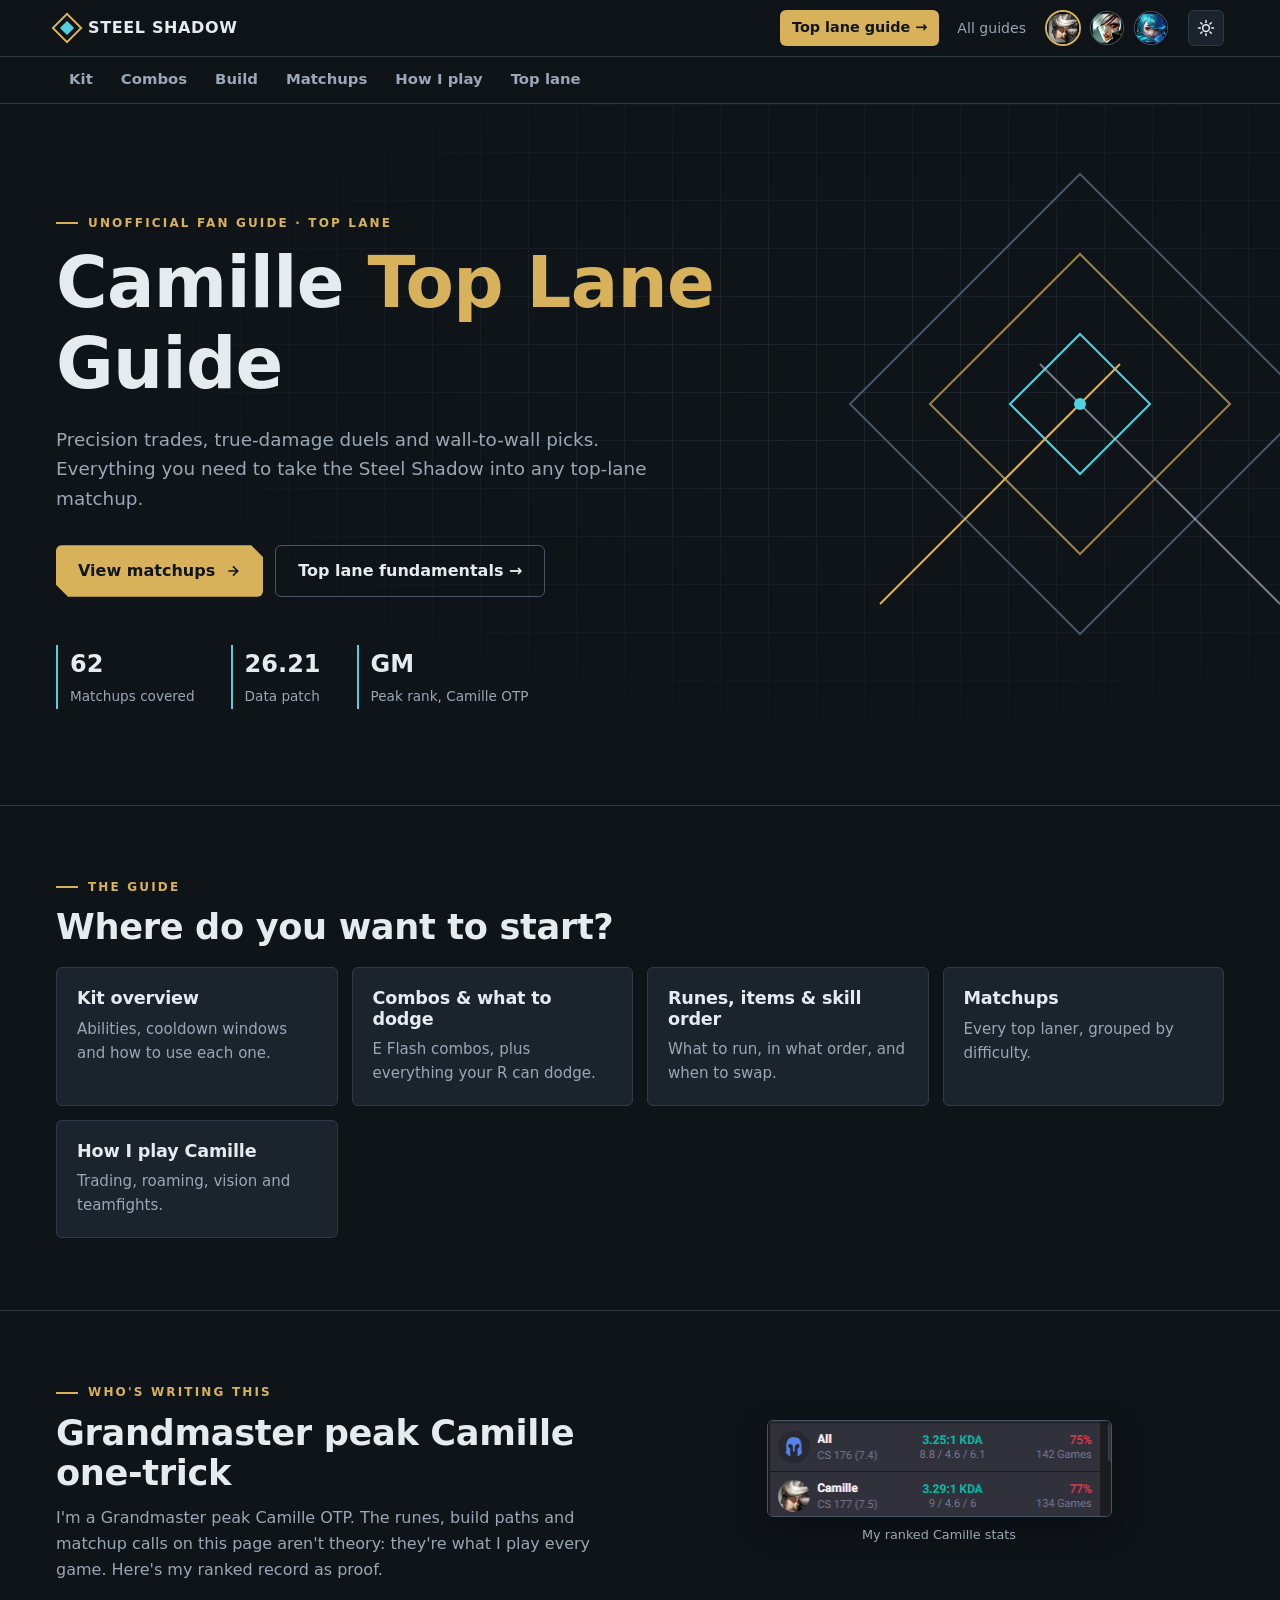
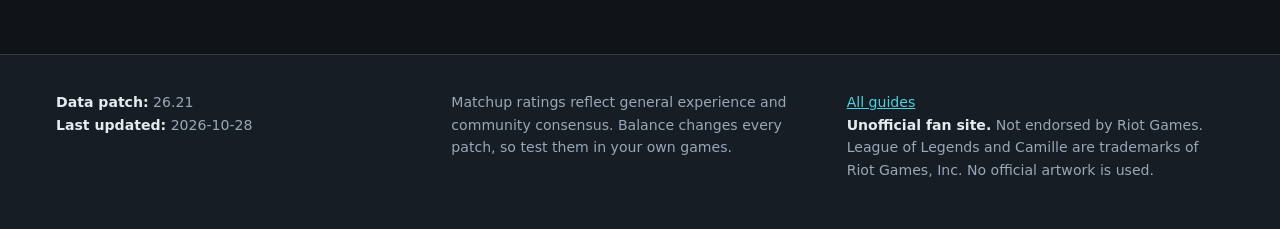
<file: index.html>
<!doctype html>
<html lang="en" data-theme="dark">
<head>
<meta charset="utf-8">
<meta name="viewport" content="width=device-width, initial-scale=1">
<title>Camille Top Guide</title>
<meta name="description" content="A Grandmaster-peak Camille one-trick's top lane guide: runes, build, combos and a difficulty board for every matchup with setup, lane plan and win condition.">
<meta name="theme-color" content="#0f1419">
<!-- Preview card for links shared on Discord, Reddit, Twitter/X -->
<meta property="og:type" content="website">
<meta property="og:url" content="https://holymolystar.github.io/camille-guide/">
<meta property="og:title" content="Camille Top Lane Guide">
<meta property="og:description" content="Runes, build, combos and every top-lane matchup from a Grandmaster-peak Camille one-trick.">
<meta property="og:image" content="https://holymolystar.github.io/camille-guide/og-image.png">
<meta property="og:image:width" content="1200">
<meta property="og:image:height" content="630">
<meta name="twitter:card" content="summary_large_image">
<meta name="twitter:image" content="https://holymolystar.github.io/camille-guide/og-image.png">
<meta name="twitter:title" content="Camille Top Lane Guide">
<meta name="twitter:description" content="Runes, build, combos and every top-lane matchup from a Grandmaster-peak Camille one-trick.">
<link rel="icon" type="image/svg+xml" href="data:image/svg+xml,%3Csvg xmlns='http://www.w3.org/2000/svg' viewBox='0 0 64 64'%3E%3Crect width='64' height='64' rx='12' fill='%230f1419'/%3E%3Cpolygon points='32,6 58,32 32,58 6,32' fill='none' stroke='%23d8b25a' stroke-width='5'/%3E%3Cpolygon points='32,20 44,32 32,44 20,32' fill='%234fd1e0'/%3E%3C/svg%3E">

<script>try{var t=localStorage.getItem("guides-theme");if(t)document.documentElement.dataset.theme=t}catch(e){}</script>
<link rel="stylesheet" href="guide.css">
</head>
<body>
<header class="topbar">
  <div class="wrap">
    <a class="brand" href="./"><span class="brand-mark" aria-hidden="true"></span> STEEL SHADOW</a>
    <nav class="nav">
      <a class="nav-cta" href="top-lane.html">Top lane guide →</a>
      <a class="all-guides" href="../hub/">All guides</a><div class="champ-links" role="group" aria-label="Switch champion guide"><a href="../camille-guide/" aria-label="Camille guide" title="Camille guide" aria-current="page"><img src="icons/camille.png" width="32" height="32" alt=""></a><a href="../riven-guide/" aria-label="Riven guide" title="Riven guide"><img src="icons/riven.png" width="32" height="32" alt=""></a><a href="../gwen-guide/" aria-label="Gwen guide" title="Gwen guide"><img src="icons/gwen.png" width="32" height="32" alt=""></a></div>
      <button class="icon-btn" id="themeToggle" type="button" aria-label="Toggle light and dark mode" title="Toggle theme">
        <svg width="18" height="18" viewBox="0 0 24 24" fill="none" stroke="currentColor" stroke-width="2" stroke-linecap="round"><circle cx="12" cy="12" r="4.5"/><path d="M12 2v2.5M12 19.5V22M2 12h2.5M19.5 12H22M4.9 4.9l1.8 1.8M17.3 17.3l1.8 1.8M4.9 19.1l1.8-1.8M17.3 6.7l1.8-1.8"/></svg>
      </button>
    </nav>
  </div>
</header>
<nav class="subnav" aria-label="Guide pages"><div class="wrap"><a href="kit.html">Kit</a><a href="combos.html">Combos</a><a href="build.html">Build</a><a href="matchups.html">Matchups</a><a href="how-i-play.html">How I play</a><a href="top-lane.html">Top lane</a></div></nav>
<main id="top" class="">
<section class="hero">
    <div class="hero-grid" aria-hidden="true"></div>
    <svg class="hero-blades" viewBox="0 0 520 520" aria-hidden="true">
      <g fill="none" stroke-width="2">
        <polygon points="260,30 490,260 260,490 30,260" stroke="var(--line-strong)"/>
        <polygon points="260,110 410,260 260,410 110,260" stroke="var(--accent)" opacity=".7"/>
        <polygon points="260,190 330,260 260,330 190,260" stroke="var(--accent-2)"/>
        <line x1="60" y1="460" x2="300" y2="220" stroke="var(--accent)"/>
        <line x1="460" y1="460" x2="220" y2="220" stroke="var(--steel)" opacity=".6"/>
        <circle cx="260" cy="260" r="6" fill="var(--accent-2)" stroke="none"/>
      </g>
    </svg>
    <div class="wrap" style="position:relative">
      <div class="eyebrow">Unofficial fan guide · Top lane</div>
      <h1>Camille <span>Top Lane</span> Guide</h1>
      <p>Precision trades, true-damage duels and wall-to-wall picks. Everything you need to take the Steel Shadow into any top-lane matchup.</p>
      <div style="display:flex;gap:12px;flex-wrap:wrap">
        <a class="btn" href="matchups.html">View matchups
          <svg width="16" height="16" viewBox="0 0 24 24" fill="none" stroke="currentColor" stroke-width="2.5"><path d="M5 12h14M12 5l7 7-7 7"/></svg>
        </a>
        <a class="btn ghost" href="top-lane.html">Top lane fundamentals →</a>
      </div>
      <div class="hero-stats">
        <div><b id="statCount">0</b><span>Matchups covered</span></div>
        <div><b id="statPatch">-</b><span>Data patch</span></div>
        <div><b>GM</b><span>Peak rank, Camille OTP</span></div>
      </div>
    </div>
  </section>
<section><div class="wrap"><div class="eyebrow">The guide</div><h2>Where do you want to start?</h2><div class="page-cards" style="margin-top:20px"><a class="page-card" href="kit.html"><h3>Kit overview</h3><p>Abilities, cooldown windows and how to use each one.</p></a><a class="page-card" href="combos.html"><h3>Combos &amp; what to dodge</h3><p>E Flash combos, plus everything your R can dodge.</p></a><a class="page-card" href="build.html"><h3>Runes, items &amp; skill order</h3><p>What to run, in what order, and when to swap.</p></a><a class="page-card" href="matchups.html"><h3>Matchups</h3><p>Every top laner, grouped by difficulty.</p></a><a class="page-card" href="how-i-play.html"><h3>How I play Camille</h3><p>Trading, roaming, vision and teamfights.</p></a></div></div></section>
<section id="about">
    <div class="wrap about">
      <div>
        <div class="eyebrow">Who's writing this</div>
        <h2>Grandmaster peak Camille one-trick</h2>
        <p class="section-lead" style="margin-bottom:0">I'm a Grandmaster peak Camille OTP. The runes, build paths and matchup calls on this page aren't theory: they're what I play every game. Here's my ranked record as proof.</p>
      </div>
      <figure class="proof">
        <img src="[data-uri]" width="345" height="95" alt="Ranked stats screenshot: Camille 3.29 KDA and 77% win rate over 134 games; all champions 3.25 KDA and 75% win rate over 142 games.">
        <figcaption>My ranked Camille stats</figcaption>
      </figure>
    </div>
  </section>
</main>
<script>(()=>{const h=location.hash.slice(1),m={kit:"kit.html",combos:"combos.html",build:"build.html",matchups:"matchups.html",quick:"matchups.html",tips:"how-i-play.html"};if(m[h])location.replace(m[h])})()</script>
<footer>
  <div class="wrap">
    <div><b>Data patch:</b> <span id="footPatch"></span><br><b>Last updated:</b> <span id="footUpdated"></span></div>
    <div>Matchup ratings reflect general experience and community consensus. Balance changes every patch, so test them in your own games.</div>
    <div><a href="../hub/">All guides</a><br><b>Unofficial fan site.</b> Not endorsed by Riot Games. League of Legends and Camille are trademarks of Riot Games, Inc. No official artwork is used.</div>
  </div>
</footer>
<script src="guide.js"></script>
<script>(()=>{const c=document.querySelector(".subnav [aria-current]");if(c)c.parentElement.scrollLeft=c.offsetLeft-c.parentElement.offsetLeft-16})()</script>
</body>
</html>
</file>
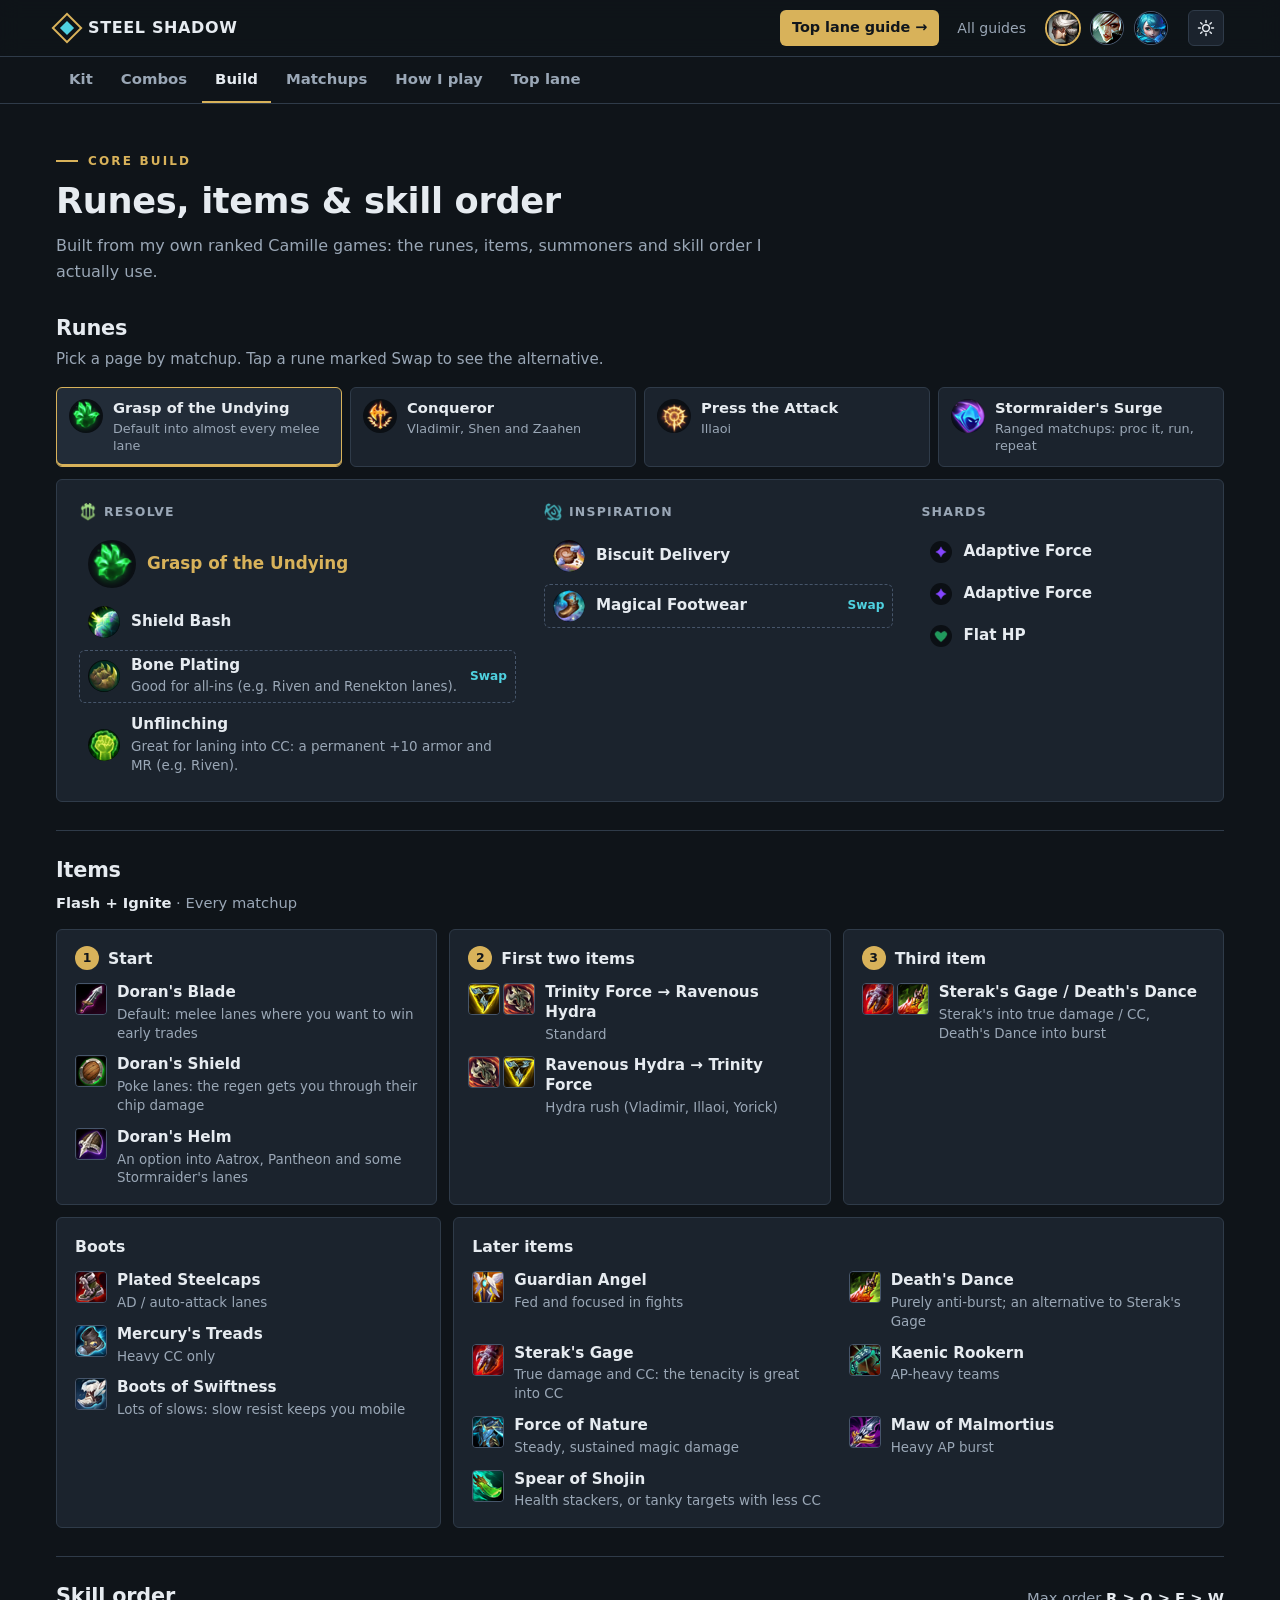
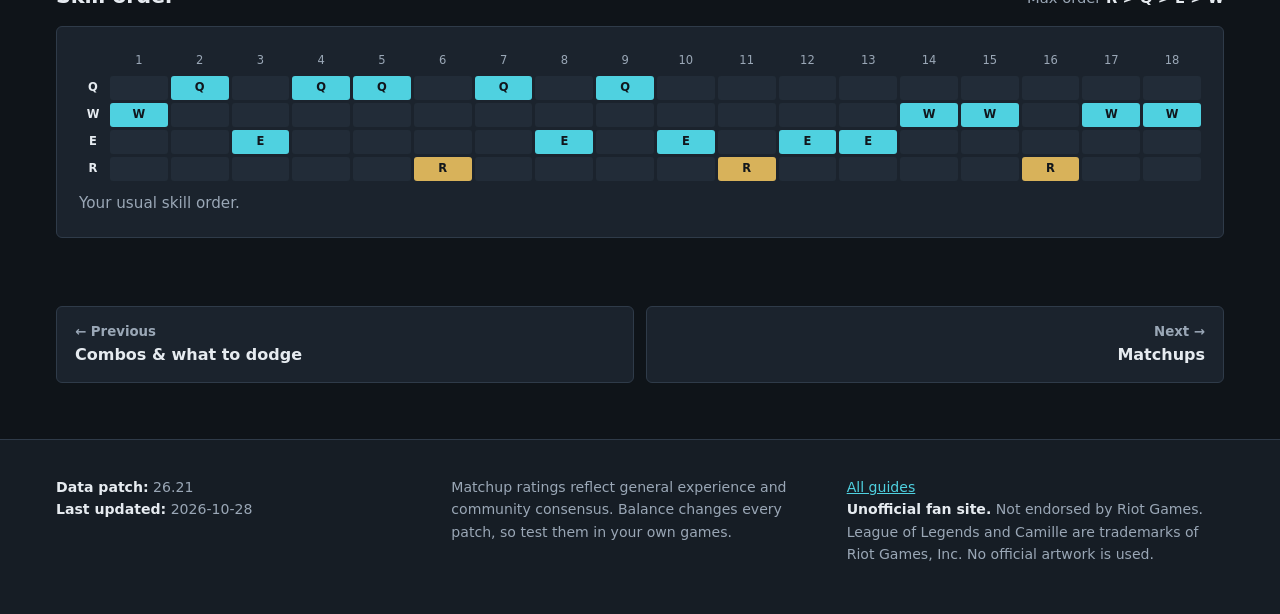
<file: build.html>
<!doctype html>
<html lang="en" data-theme="dark">
<head>
<meta charset="utf-8">
<meta name="viewport" content="width=device-width, initial-scale=1">
<title>Runes, items &amp; skill order · Camille Top Guide</title>
<meta name="description" content="What to run, in what order, and when to swap.">
<meta name="theme-color" content="#0f1419">
<!-- Preview card for links shared on Discord, Reddit, Twitter/X -->
<meta property="og:type" content="website">
<meta property="og:url" content="https://holymolystar.github.io/camille-guide/build.html">
<meta property="og:title" content="Camille Top Lane Guide">
<meta property="og:description" content="Runes, build, combos and every top-lane matchup from a Grandmaster-peak Camille one-trick.">
<meta property="og:image" content="https://holymolystar.github.io/camille-guide/og-image.png">
<meta property="og:image:width" content="1200">
<meta property="og:image:height" content="630">
<meta name="twitter:card" content="summary_large_image">
<meta name="twitter:image" content="https://holymolystar.github.io/camille-guide/og-image.png">
<meta name="twitter:title" content="Camille Top Lane Guide">
<meta name="twitter:description" content="Runes, build, combos and every top-lane matchup from a Grandmaster-peak Camille one-trick.">
<link rel="icon" type="image/svg+xml" href="data:image/svg+xml,%3Csvg xmlns='http://www.w3.org/2000/svg' viewBox='0 0 64 64'%3E%3Crect width='64' height='64' rx='12' fill='%230f1419'/%3E%3Cpolygon points='32,6 58,32 32,58 6,32' fill='none' stroke='%23d8b25a' stroke-width='5'/%3E%3Cpolygon points='32,20 44,32 32,44 20,32' fill='%234fd1e0'/%3E%3C/svg%3E">

<script>try{var t=localStorage.getItem("guides-theme");if(t)document.documentElement.dataset.theme=t}catch(e){}</script>
<link rel="stylesheet" href="guide.css">
</head>
<body>
<header class="topbar">
  <div class="wrap">
    <a class="brand" href="./"><span class="brand-mark" aria-hidden="true"></span> STEEL SHADOW</a>
    <nav class="nav">
      <a class="nav-cta" href="top-lane.html">Top lane guide →</a>
      <a class="all-guides" href="../hub/">All guides</a><div class="champ-links" role="group" aria-label="Switch champion guide"><a href="../camille-guide/" aria-label="Camille guide" title="Camille guide" aria-current="page"><img src="icons/camille.png" width="32" height="32" alt=""></a><a href="../riven-guide/" aria-label="Riven guide" title="Riven guide"><img src="icons/riven.png" width="32" height="32" alt=""></a><a href="../gwen-guide/" aria-label="Gwen guide" title="Gwen guide"><img src="icons/gwen.png" width="32" height="32" alt=""></a></div>
      <button class="icon-btn" id="themeToggle" type="button" aria-label="Toggle light and dark mode" title="Toggle theme">
        <svg width="18" height="18" viewBox="0 0 24 24" fill="none" stroke="currentColor" stroke-width="2" stroke-linecap="round"><circle cx="12" cy="12" r="4.5"/><path d="M12 2v2.5M12 19.5V22M2 12h2.5M19.5 12H22M4.9 4.9l1.8 1.8M17.3 17.3l1.8 1.8M4.9 19.1l1.8-1.8M17.3 6.7l1.8-1.8"/></svg>
      </button>
    </nav>
  </div>
</header>
<nav class="subnav" aria-label="Guide pages"><div class="wrap"><a href="kit.html">Kit</a><a href="combos.html">Combos</a><a href="build.html" aria-current="page">Build</a><a href="matchups.html">Matchups</a><a href="how-i-play.html">How I play</a><a href="top-lane.html">Top lane</a></div></nav>
<main id="top" class="page">
<section id="build">
    <div class="wrap">
      <div class="eyebrow">Core build</div>
      <h2>Runes, items &amp; skill order</h2>
      <p class="section-lead" id="buildLead">A standard baseline. Builds shift every patch, so all of this lives in the <code>BUILD</code> object in the script and is quick to edit.</p>
      <div id="buildGrid"></div>
    </div>
  </section>
<div class="wrap"><nav class="pager" aria-label="Previous and next page"><a href="combos.html"><small>← Previous</small>Combos &amp; what to dodge</a><a class="next" href="matchups.html"><small>Next →</small>Matchups</a></nav></div>
</main>

<footer>
  <div class="wrap">
    <div><b>Data patch:</b> <span id="footPatch"></span><br><b>Last updated:</b> <span id="footUpdated"></span></div>
    <div>Matchup ratings reflect general experience and community consensus. Balance changes every patch, so test them in your own games.</div>
    <div><a href="../hub/">All guides</a><br><b>Unofficial fan site.</b> Not endorsed by Riot Games. League of Legends and Camille are trademarks of Riot Games, Inc. No official artwork is used.</div>
  </div>
</footer>
<script src="guide.js"></script>
<script>(()=>{const c=document.querySelector(".subnav [aria-current]");if(c)c.parentElement.scrollLeft=c.offsetLeft-c.parentElement.offsetLeft-16})()</script>
</body>
</html>
</file>
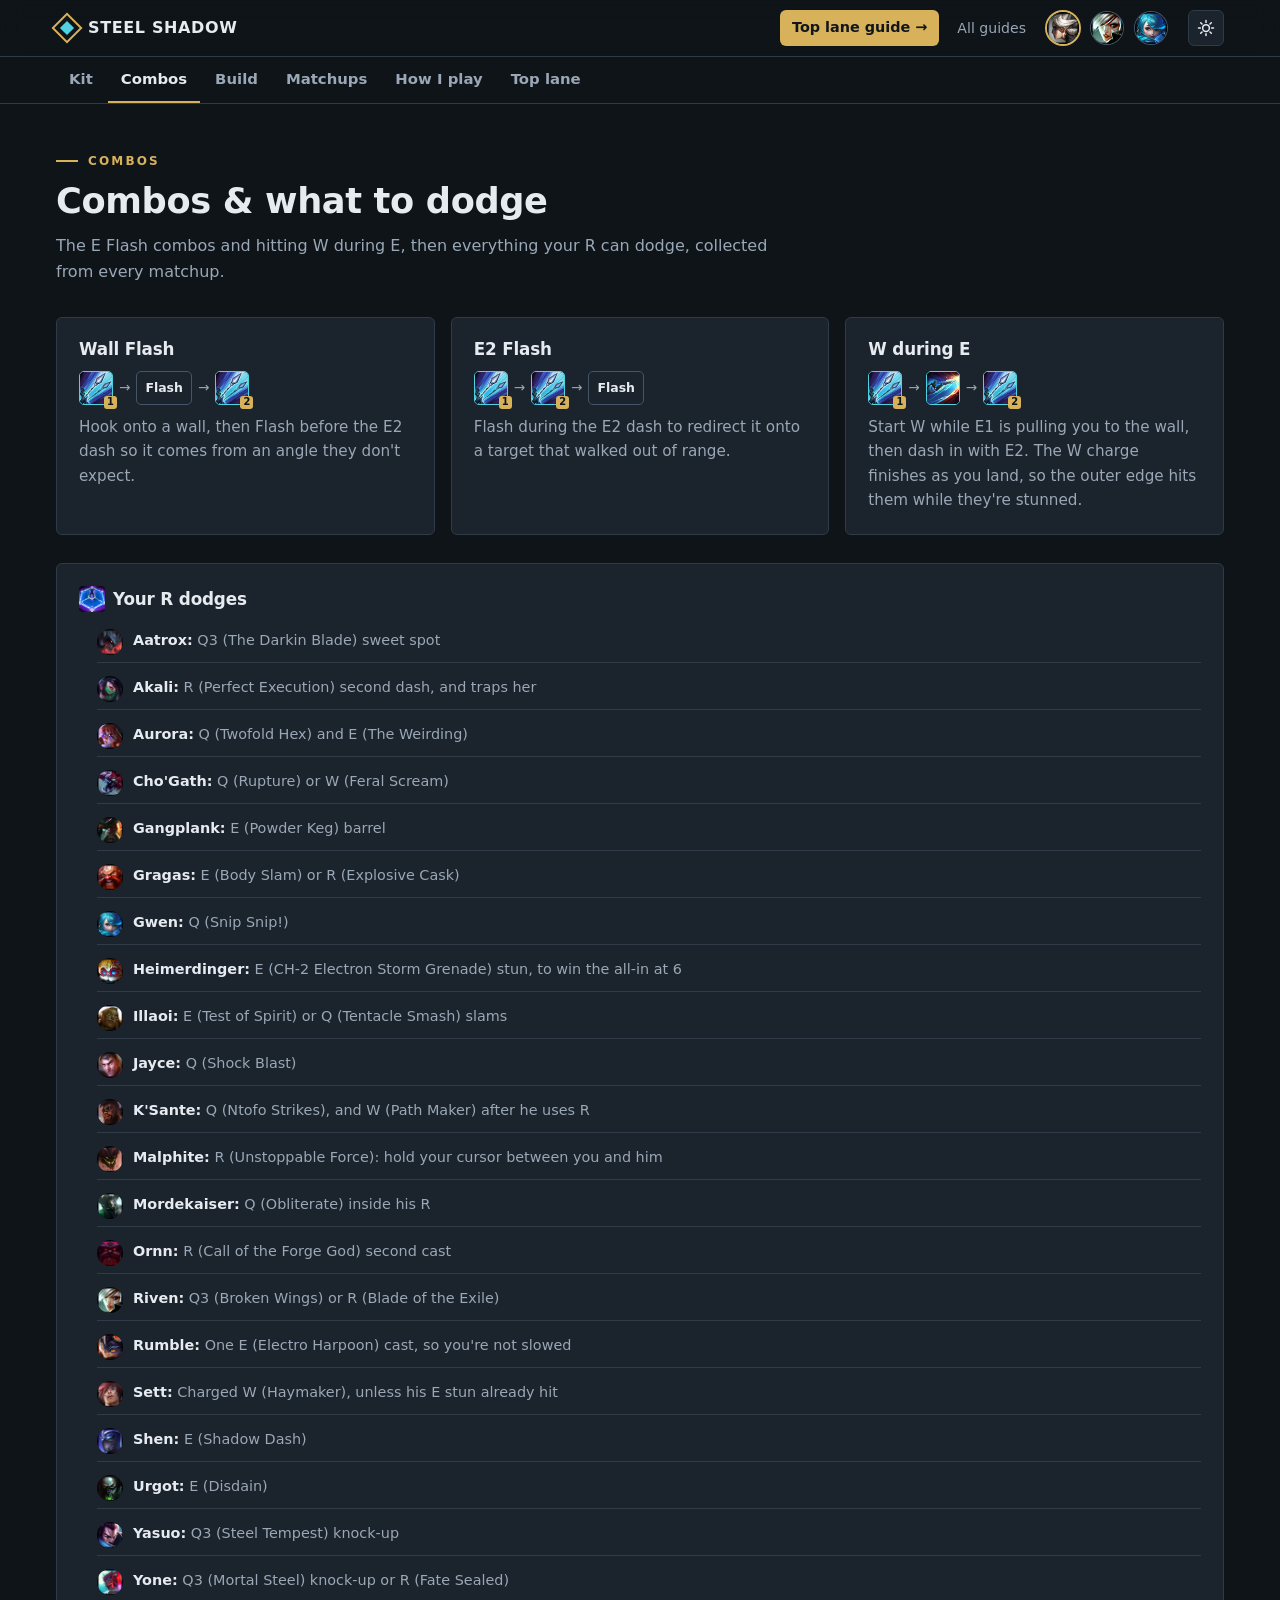
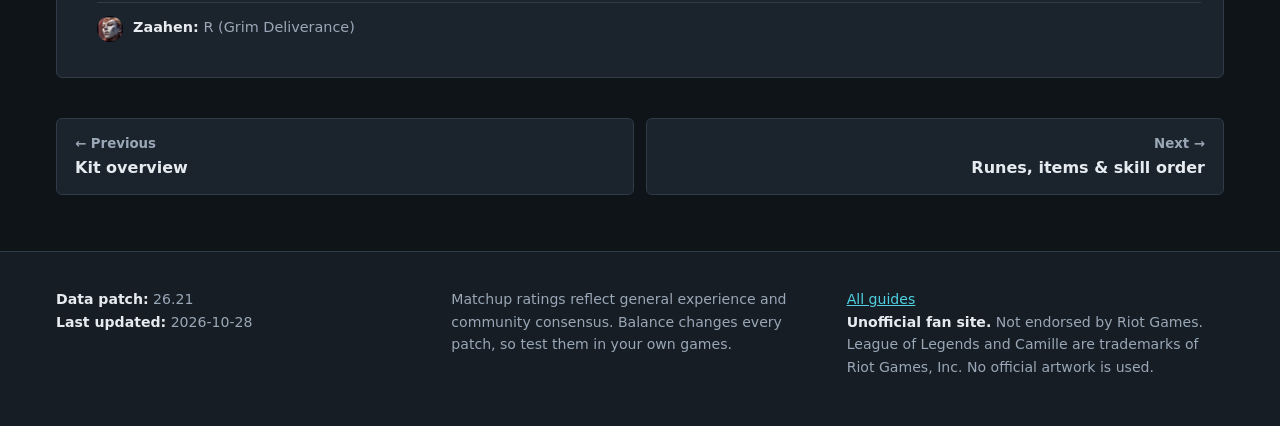
<file: combos.html>
<!doctype html>
<html lang="en" data-theme="dark">
<head>
<meta charset="utf-8">
<meta name="viewport" content="width=device-width, initial-scale=1">
<title>Combos &amp; what to dodge · Camille Top Guide</title>
<meta name="description" content="E Flash combos, plus everything your R can dodge.">
<meta name="theme-color" content="#0f1419">
<!-- Preview card for links shared on Discord, Reddit, Twitter/X -->
<meta property="og:type" content="website">
<meta property="og:url" content="https://holymolystar.github.io/camille-guide/combos.html">
<meta property="og:title" content="Camille Top Lane Guide">
<meta property="og:description" content="Runes, build, combos and every top-lane matchup from a Grandmaster-peak Camille one-trick.">
<meta property="og:image" content="https://holymolystar.github.io/camille-guide/og-image.png">
<meta property="og:image:width" content="1200">
<meta property="og:image:height" content="630">
<meta name="twitter:card" content="summary_large_image">
<meta name="twitter:image" content="https://holymolystar.github.io/camille-guide/og-image.png">
<meta name="twitter:title" content="Camille Top Lane Guide">
<meta name="twitter:description" content="Runes, build, combos and every top-lane matchup from a Grandmaster-peak Camille one-trick.">
<link rel="icon" type="image/svg+xml" href="data:image/svg+xml,%3Csvg xmlns='http://www.w3.org/2000/svg' viewBox='0 0 64 64'%3E%3Crect width='64' height='64' rx='12' fill='%230f1419'/%3E%3Cpolygon points='32,6 58,32 32,58 6,32' fill='none' stroke='%23d8b25a' stroke-width='5'/%3E%3Cpolygon points='32,20 44,32 32,44 20,32' fill='%234fd1e0'/%3E%3C/svg%3E">

<script>try{var t=localStorage.getItem("guides-theme");if(t)document.documentElement.dataset.theme=t}catch(e){}</script>
<link rel="stylesheet" href="guide.css">
</head>
<body>
<header class="topbar">
  <div class="wrap">
    <a class="brand" href="./"><span class="brand-mark" aria-hidden="true"></span> STEEL SHADOW</a>
    <nav class="nav">
      <a class="nav-cta" href="top-lane.html">Top lane guide →</a>
      <a class="all-guides" href="../hub/">All guides</a><div class="champ-links" role="group" aria-label="Switch champion guide"><a href="../camille-guide/" aria-label="Camille guide" title="Camille guide" aria-current="page"><img src="icons/camille.png" width="32" height="32" alt=""></a><a href="../riven-guide/" aria-label="Riven guide" title="Riven guide"><img src="icons/riven.png" width="32" height="32" alt=""></a><a href="../gwen-guide/" aria-label="Gwen guide" title="Gwen guide"><img src="icons/gwen.png" width="32" height="32" alt=""></a></div>
      <button class="icon-btn" id="themeToggle" type="button" aria-label="Toggle light and dark mode" title="Toggle theme">
        <svg width="18" height="18" viewBox="0 0 24 24" fill="none" stroke="currentColor" stroke-width="2" stroke-linecap="round"><circle cx="12" cy="12" r="4.5"/><path d="M12 2v2.5M12 19.5V22M2 12h2.5M19.5 12H22M4.9 4.9l1.8 1.8M17.3 17.3l1.8 1.8M4.9 19.1l1.8-1.8M17.3 6.7l1.8-1.8"/></svg>
      </button>
    </nav>
  </div>
</header>
<nav class="subnav" aria-label="Guide pages"><div class="wrap"><a href="kit.html">Kit</a><a href="combos.html" aria-current="page">Combos</a><a href="build.html">Build</a><a href="matchups.html">Matchups</a><a href="how-i-play.html">How I play</a><a href="top-lane.html">Top lane</a></div></nav>
<main id="top" class="page">
<section id="combos">
    <div class="wrap">
      <div class="eyebrow">Combos</div>
      <h2>Combos &amp; what to dodge</h2>
      <p class="section-lead">The E Flash combos and hitting W during E, then everything your R can dodge, collected from every matchup.</p>
      <div class="tips" id="comboGrid"></div>
      <div class="tips dodge-grid" id="dodgeGrid"></div>
    </div>
  </section>
<div class="wrap"><nav class="pager" aria-label="Previous and next page"><a href="kit.html"><small>← Previous</small>Kit overview</a><a class="next" href="build.html"><small>Next →</small>Runes, items &amp; skill order</a></nav></div>
</main>

<footer>
  <div class="wrap">
    <div><b>Data patch:</b> <span id="footPatch"></span><br><b>Last updated:</b> <span id="footUpdated"></span></div>
    <div>Matchup ratings reflect general experience and community consensus. Balance changes every patch, so test them in your own games.</div>
    <div><a href="../hub/">All guides</a><br><b>Unofficial fan site.</b> Not endorsed by Riot Games. League of Legends and Camille are trademarks of Riot Games, Inc. No official artwork is used.</div>
  </div>
</footer>
<script src="guide.js"></script>
<script>(()=>{const c=document.querySelector(".subnav [aria-current]");if(c)c.parentElement.scrollLeft=c.offsetLeft-c.parentElement.offsetLeft-16})()</script>
</body>
</html>
</file>
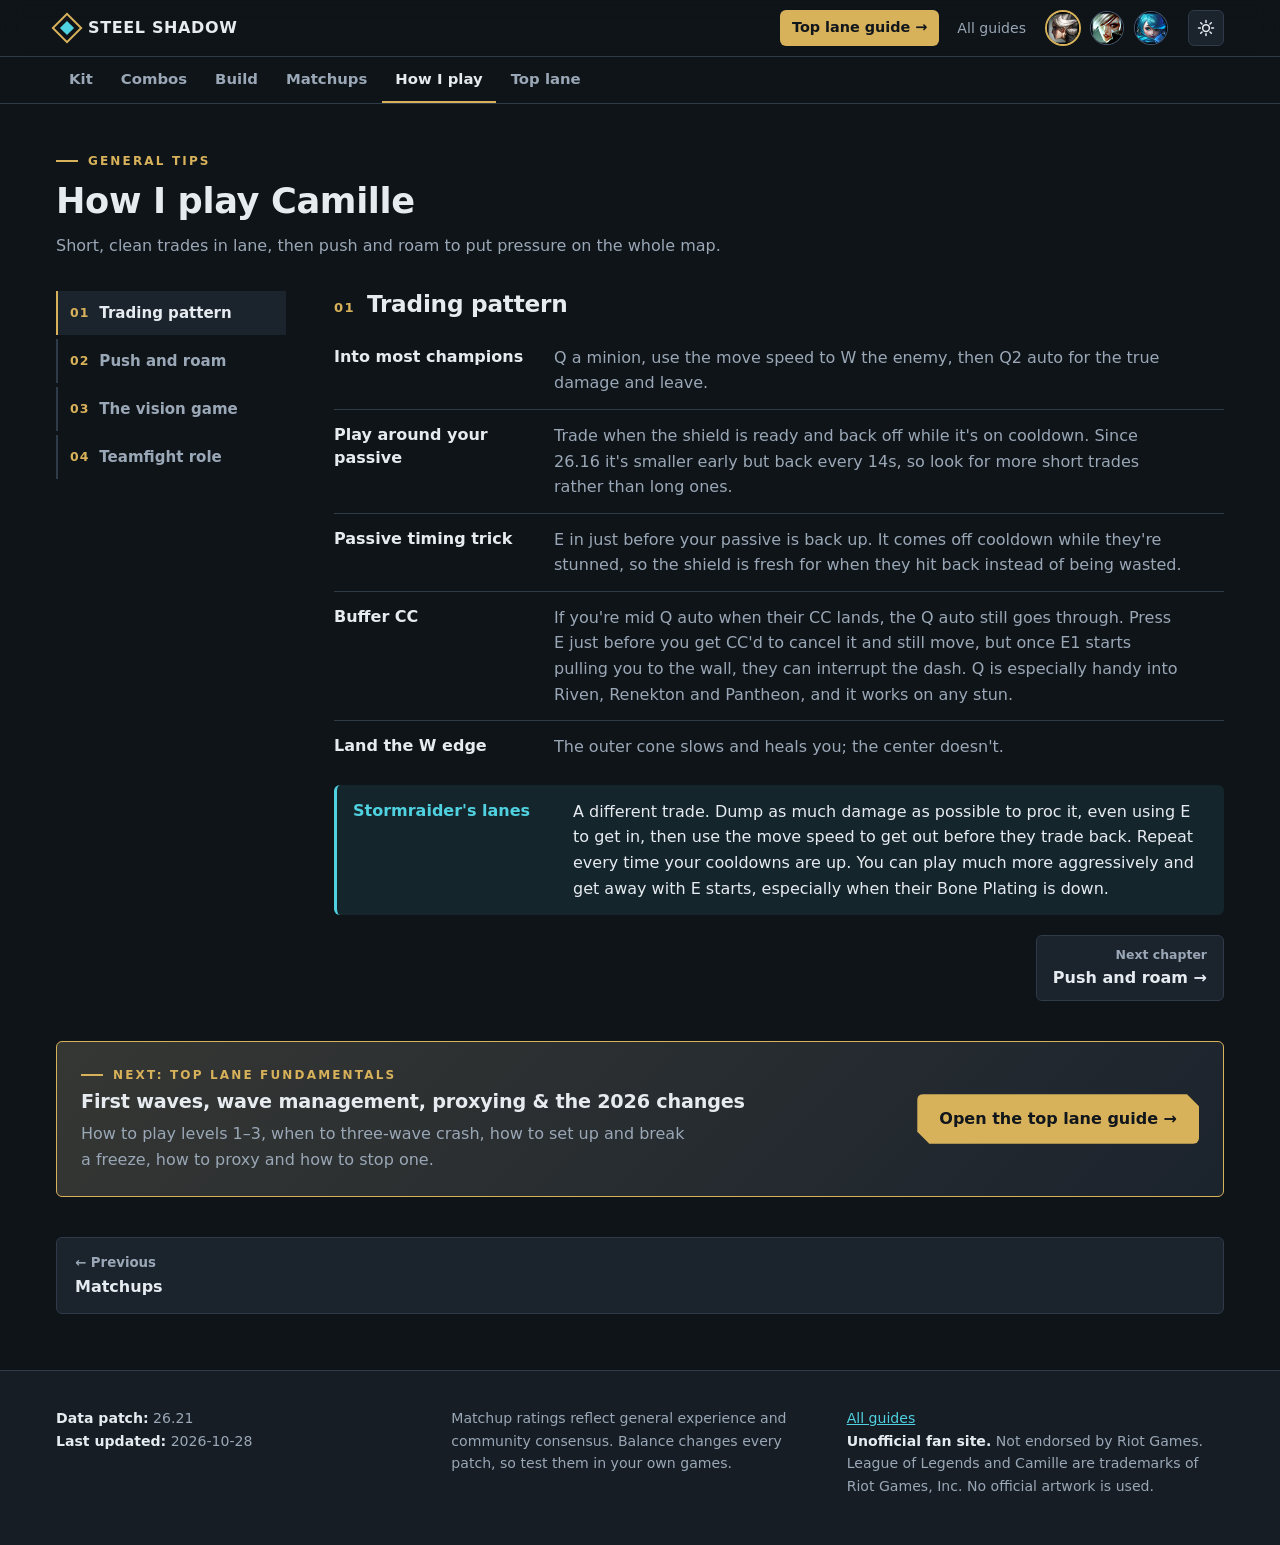
<file: how-i-play.html>
<!doctype html>
<html lang="en" data-theme="dark">
<head>
<meta charset="utf-8">
<meta name="viewport" content="width=device-width, initial-scale=1">
<title>How I play Camille · Camille Top Guide</title>
<meta name="description" content="Trading, roaming, vision and teamfights.">
<meta name="theme-color" content="#0f1419">
<!-- Preview card for links shared on Discord, Reddit, Twitter/X -->
<meta property="og:type" content="website">
<meta property="og:url" content="https://holymolystar.github.io/camille-guide/how-i-play.html">
<meta property="og:title" content="Camille Top Lane Guide">
<meta property="og:description" content="Runes, build, combos and every top-lane matchup from a Grandmaster-peak Camille one-trick.">
<meta property="og:image" content="https://holymolystar.github.io/camille-guide/og-image.png">
<meta property="og:image:width" content="1200">
<meta property="og:image:height" content="630">
<meta name="twitter:card" content="summary_large_image">
<meta name="twitter:image" content="https://holymolystar.github.io/camille-guide/og-image.png">
<meta name="twitter:title" content="Camille Top Lane Guide">
<meta name="twitter:description" content="Runes, build, combos and every top-lane matchup from a Grandmaster-peak Camille one-trick.">
<link rel="icon" type="image/svg+xml" href="data:image/svg+xml,%3Csvg xmlns='http://www.w3.org/2000/svg' viewBox='0 0 64 64'%3E%3Crect width='64' height='64' rx='12' fill='%230f1419'/%3E%3Cpolygon points='32,6 58,32 32,58 6,32' fill='none' stroke='%23d8b25a' stroke-width='5'/%3E%3Cpolygon points='32,20 44,32 32,44 20,32' fill='%234fd1e0'/%3E%3C/svg%3E">

<script>try{var t=localStorage.getItem("guides-theme");if(t)document.documentElement.dataset.theme=t}catch(e){}</script>
<link rel="stylesheet" href="guide.css">
</head>
<body>
<header class="topbar">
  <div class="wrap">
    <a class="brand" href="./"><span class="brand-mark" aria-hidden="true"></span> STEEL SHADOW</a>
    <nav class="nav">
      <a class="nav-cta" href="top-lane.html">Top lane guide →</a>
      <a class="all-guides" href="../hub/">All guides</a><div class="champ-links" role="group" aria-label="Switch champion guide"><a href="../camille-guide/" aria-label="Camille guide" title="Camille guide" aria-current="page"><img src="icons/camille.png" width="32" height="32" alt=""></a><a href="../riven-guide/" aria-label="Riven guide" title="Riven guide"><img src="icons/riven.png" width="32" height="32" alt=""></a><a href="../gwen-guide/" aria-label="Gwen guide" title="Gwen guide"><img src="icons/gwen.png" width="32" height="32" alt=""></a></div>
      <button class="icon-btn" id="themeToggle" type="button" aria-label="Toggle light and dark mode" title="Toggle theme">
        <svg width="18" height="18" viewBox="0 0 24 24" fill="none" stroke="currentColor" stroke-width="2" stroke-linecap="round"><circle cx="12" cy="12" r="4.5"/><path d="M12 2v2.5M12 19.5V22M2 12h2.5M19.5 12H22M4.9 4.9l1.8 1.8M17.3 17.3l1.8 1.8M4.9 19.1l1.8-1.8M17.3 6.7l1.8-1.8"/></svg>
      </button>
    </nav>
  </div>
</header>
<nav class="subnav" aria-label="Guide pages"><div class="wrap"><a href="kit.html">Kit</a><a href="combos.html">Combos</a><a href="build.html">Build</a><a href="matchups.html">Matchups</a><a href="how-i-play.html" aria-current="page">How I play</a><a href="top-lane.html">Top lane</a></div></nav>
<main id="top" class="page">
<section id="tips">
    <div class="wrap">
      <div class="eyebrow">General tips</div>
      <h2>How I play Camille</h2>
      <p class="section-lead">Short, clean trades in lane, then push and roam to put pressure on the whole map.</p>
      <div class="p-layout"><div class="p-rail" role="tablist" aria-label="Chapters" aria-orientation="vertical"><button type="button" role="tab" id="tab-trading-pattern" data-ch="trading-pattern" aria-controls="trading-pattern" aria-selected="true" tabindex="0"><span>01</span>Trading pattern</button><button type="button" role="tab" id="tab-push-and-roam" data-ch="push-and-roam" aria-controls="push-and-roam" aria-selected="false" tabindex="-1"><span>02</span>Push and roam</button><button type="button" role="tab" id="tab-the-vision-game" data-ch="the-vision-game" aria-controls="the-vision-game" aria-selected="false" tabindex="-1"><span>03</span>The vision game</button><button type="button" role="tab" id="tab-teamfight-role" data-ch="teamfight-role" aria-controls="teamfight-role" aria-selected="false" tabindex="-1"><span>04</span>Teamfight role</button></div><div><div class="p-ch" id="trading-pattern" role="tabpanel" aria-labelledby="tab-trading-pattern"><h3><span>01</span>Trading pattern</h3><ul class="p-rules"><li class="p-rule"><b>Into most champions</b><p>Q a minion, use the move speed to W the enemy, then Q2 auto for the true damage and leave.</p></li>
<li class="p-rule"><b>Play around your passive</b><p>Trade when the shield is ready and back off while it's on cooldown. Since 26.16 it's smaller early but back every 14s, so look for more short trades rather than long ones.</p></li>
<li class="p-rule"><b>Passive timing trick</b><p>E in just before your passive is back up. It comes off cooldown while they're stunned, so the shield is fresh for when they hit back instead of being wasted.</p></li>
<li class="p-rule"><b>Buffer CC</b><p>If you're mid Q auto when their CC lands, the Q auto still goes through. Press E just before you get CC'd to cancel it and still move, but once E1 starts pulling you to the wall, they can interrupt the dash. Q is especially handy into Riven, Renekton and Pantheon, and it works on any stun.</p></li>
<li class="p-rule"><b>Land the W edge</b><p>The outer cone slows and heals you; the center doesn't.</p></li>
<li class="p-rule alt"><b>Stormraider's lanes</b><p>A different trade. Dump as much damage as possible to proc it, even using E to get in, then use the move speed to get out before they trade back. Repeat every time your cooldowns are up. You can play much more aggressively and get away with E starts, especially when their Bone Plating is down.</p></li>
</ul><button type="button" class="p-next" data-go="push-and-roam"><small>Next chapter</small>Push and roam →</button></div>
<div class="p-ch" id="push-and-roam" role="tabpanel" aria-labelledby="tab-push-and-roam" hidden><h3><span>02</span>Push and roam</h3><ul class="p-rules"><li class="p-rule"><b>Shove, then move</b><p>Push the wave in and look for plays mid or in the river.</p></li>
<li class="p-rule"><b>Slow push before you back</b><p>So you lose nothing while shopping.</p></li>
<li class="p-rule"><b>Crash for plates</b><p>Once you have Sheen, since Q2 true damage burns turrets fast.</p></li>
<li class="p-rule"><b>Proxy with Hydra</b><p>Rushing Ravenous Hydra lets you proxy and play near their tower, then sustain back up off the wave.</p></li>
<li class="p-rule"><b>Hold it in bad lanes</b><p>Keep the wave near your tower and farm with Q until you can shove.</p></li>
</ul><button type="button" class="p-next" data-go="the-vision-game"><small>Next chapter</small>The vision game →</button></div>
<div class="p-ch" id="the-vision-game" role="tabpanel" aria-labelledby="tab-the-vision-game" hidden><h3><span>03</span>The vision game</h3><ul class="p-rules"><li class="p-rule"><b>Leave your side lane</b><p>Disappear from vision: just the threat that you might show up mid pressures their whole team.</p></li>
<li class="p-rule"><b>Group for objectives</b><p>Be with your team before Baron or Dragon soul.</p></li>
</ul><button type="button" class="p-next" data-go="teamfight-role"><small>Next chapter</small>Teamfight role →</button></div>
<div class="p-ch" id="teamfight-role" role="tabpanel" aria-labelledby="tab-teamfight-role" hidden><h3><span>04</span>Teamfight role</h3><ul class="p-rules"><li class="p-rule"><b>Assassin-diver</b><p>E from fog onto their carry, then R to cut off peel.</p></li>
<li class="p-rule"><b>R to isolate</b><p>It knocks back everyone else, so use it to cut the target off rather than as damage.</p></li>
<li class="p-rule"><b>Wait for their CC</b><p>Let key crowd control (displacements, stuns) go out before you commit.</p></li>
<li class="p-rule"><b>Flank</b><p>E in from an angle; E-ing in from the front gets you peeled.</p></li>
</ul></div>
</div></div>
      <a class="toplane-banner" href="top-lane.html">
        <div>
          <div class="eyebrow" style="margin-bottom:6px">Next: top lane fundamentals</div>
          <h3>First waves, wave management, proxying &amp; the 2026 changes</h3>
          <p>How to play levels 1–3, when to three-wave crash, how to set up and break a freeze, how to proxy and how to stop one.</p>
        </div>
        <span class="btn">Open the top lane guide →</span>
      </a>
    </div>
  </section>
<div class="wrap"><nav class="pager" aria-label="Previous and next page"><a href="matchups.html"><small>← Previous</small>Matchups</a></nav></div>
</main>

<footer>
  <div class="wrap">
    <div><b>Data patch:</b> <span id="footPatch"></span><br><b>Last updated:</b> <span id="footUpdated"></span></div>
    <div>Matchup ratings reflect general experience and community consensus. Balance changes every patch, so test them in your own games.</div>
    <div><a href="../hub/">All guides</a><br><b>Unofficial fan site.</b> Not endorsed by Riot Games. League of Legends and Camille are trademarks of Riot Games, Inc. No official artwork is used.</div>
  </div>
</footer>
<script src="guide.js"></script>
<script>(()=>{const c=document.querySelector(".subnav [aria-current]");if(c)c.parentElement.scrollLeft=c.offsetLeft-c.parentElement.offsetLeft-16})()</script>
</body>
</html>
</file>
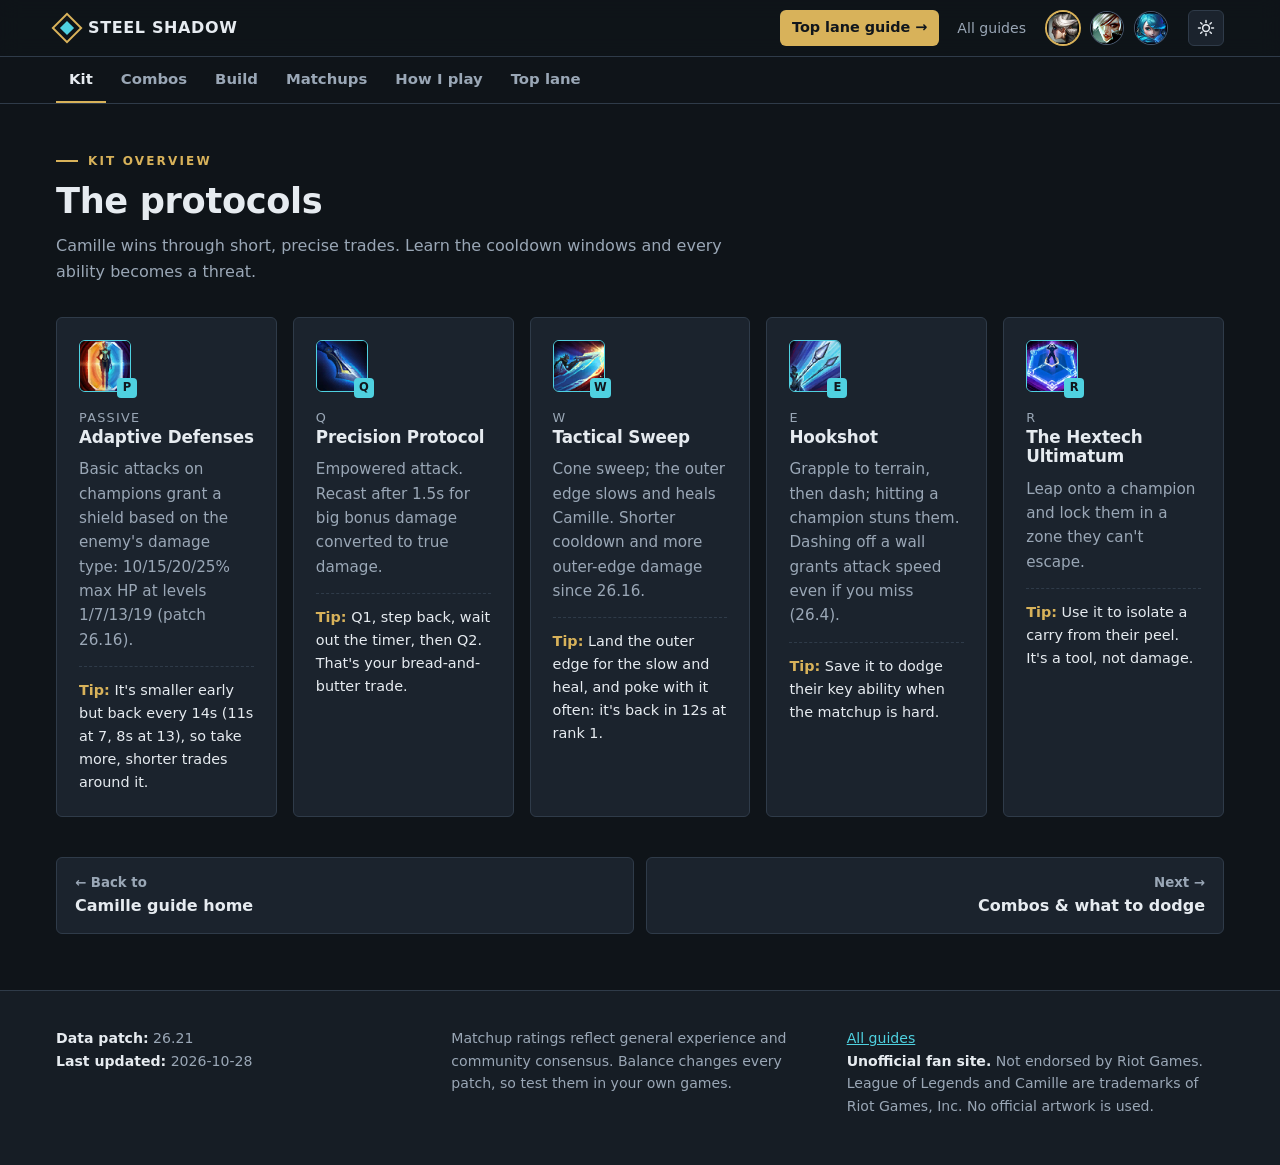
<file: kit.html>
<!doctype html>
<html lang="en" data-theme="dark">
<head>
<meta charset="utf-8">
<meta name="viewport" content="width=device-width, initial-scale=1">
<title>Kit overview · Camille Top Guide</title>
<meta name="description" content="Abilities, cooldown windows and how to use each one.">
<meta name="theme-color" content="#0f1419">
<!-- Preview card for links shared on Discord, Reddit, Twitter/X -->
<meta property="og:type" content="website">
<meta property="og:url" content="https://holymolystar.github.io/camille-guide/kit.html">
<meta property="og:title" content="Camille Top Lane Guide">
<meta property="og:description" content="Runes, build, combos and every top-lane matchup from a Grandmaster-peak Camille one-trick.">
<meta property="og:image" content="https://holymolystar.github.io/camille-guide/og-image.png">
<meta property="og:image:width" content="1200">
<meta property="og:image:height" content="630">
<meta name="twitter:card" content="summary_large_image">
<meta name="twitter:image" content="https://holymolystar.github.io/camille-guide/og-image.png">
<meta name="twitter:title" content="Camille Top Lane Guide">
<meta name="twitter:description" content="Runes, build, combos and every top-lane matchup from a Grandmaster-peak Camille one-trick.">
<link rel="icon" type="image/svg+xml" href="data:image/svg+xml,%3Csvg xmlns='http://www.w3.org/2000/svg' viewBox='0 0 64 64'%3E%3Crect width='64' height='64' rx='12' fill='%230f1419'/%3E%3Cpolygon points='32,6 58,32 32,58 6,32' fill='none' stroke='%23d8b25a' stroke-width='5'/%3E%3Cpolygon points='32,20 44,32 32,44 20,32' fill='%234fd1e0'/%3E%3C/svg%3E">

<script>try{var t=localStorage.getItem("guides-theme");if(t)document.documentElement.dataset.theme=t}catch(e){}</script>
<link rel="stylesheet" href="guide.css">
</head>
<body>
<header class="topbar">
  <div class="wrap">
    <a class="brand" href="./"><span class="brand-mark" aria-hidden="true"></span> STEEL SHADOW</a>
    <nav class="nav">
      <a class="nav-cta" href="top-lane.html">Top lane guide →</a>
      <a class="all-guides" href="../hub/">All guides</a><div class="champ-links" role="group" aria-label="Switch champion guide"><a href="../camille-guide/" aria-label="Camille guide" title="Camille guide" aria-current="page"><img src="icons/camille.png" width="32" height="32" alt=""></a><a href="../riven-guide/" aria-label="Riven guide" title="Riven guide"><img src="icons/riven.png" width="32" height="32" alt=""></a><a href="../gwen-guide/" aria-label="Gwen guide" title="Gwen guide"><img src="icons/gwen.png" width="32" height="32" alt=""></a></div>
      <button class="icon-btn" id="themeToggle" type="button" aria-label="Toggle light and dark mode" title="Toggle theme">
        <svg width="18" height="18" viewBox="0 0 24 24" fill="none" stroke="currentColor" stroke-width="2" stroke-linecap="round"><circle cx="12" cy="12" r="4.5"/><path d="M12 2v2.5M12 19.5V22M2 12h2.5M19.5 12H22M4.9 4.9l1.8 1.8M17.3 17.3l1.8 1.8M4.9 19.1l1.8-1.8M17.3 6.7l1.8-1.8"/></svg>
      </button>
    </nav>
  </div>
</header>
<nav class="subnav" aria-label="Guide pages"><div class="wrap"><a href="kit.html" aria-current="page">Kit</a><a href="combos.html">Combos</a><a href="build.html">Build</a><a href="matchups.html">Matchups</a><a href="how-i-play.html">How I play</a><a href="top-lane.html">Top lane</a></div></nav>
<main id="top" class="page">
<section id="kit">
    <div class="wrap">
      <div class="eyebrow">Kit overview</div>
      <h2>The protocols</h2>
      <p class="section-lead">Camille wins through short, precise trades. Learn the cooldown windows and every ability becomes a threat.</p>
      <div class="grid" id="kitGrid"></div>
    </div>
  </section>
<div class="wrap"><nav class="pager" aria-label="Previous and next page"><a href="./"><small>← Back to</small>Camille guide home</a><a class="next" href="combos.html"><small>Next →</small>Combos &amp; what to dodge</a></nav></div>
</main>

<footer>
  <div class="wrap">
    <div><b>Data patch:</b> <span id="footPatch"></span><br><b>Last updated:</b> <span id="footUpdated"></span></div>
    <div>Matchup ratings reflect general experience and community consensus. Balance changes every patch, so test them in your own games.</div>
    <div><a href="../hub/">All guides</a><br><b>Unofficial fan site.</b> Not endorsed by Riot Games. League of Legends and Camille are trademarks of Riot Games, Inc. No official artwork is used.</div>
  </div>
</footer>
<script src="guide.js"></script>
<script>(()=>{const c=document.querySelector(".subnav [aria-current]");if(c)c.parentElement.scrollLeft=c.offsetLeft-c.parentElement.offsetLeft-16})()</script>
</body>
</html>
</file>
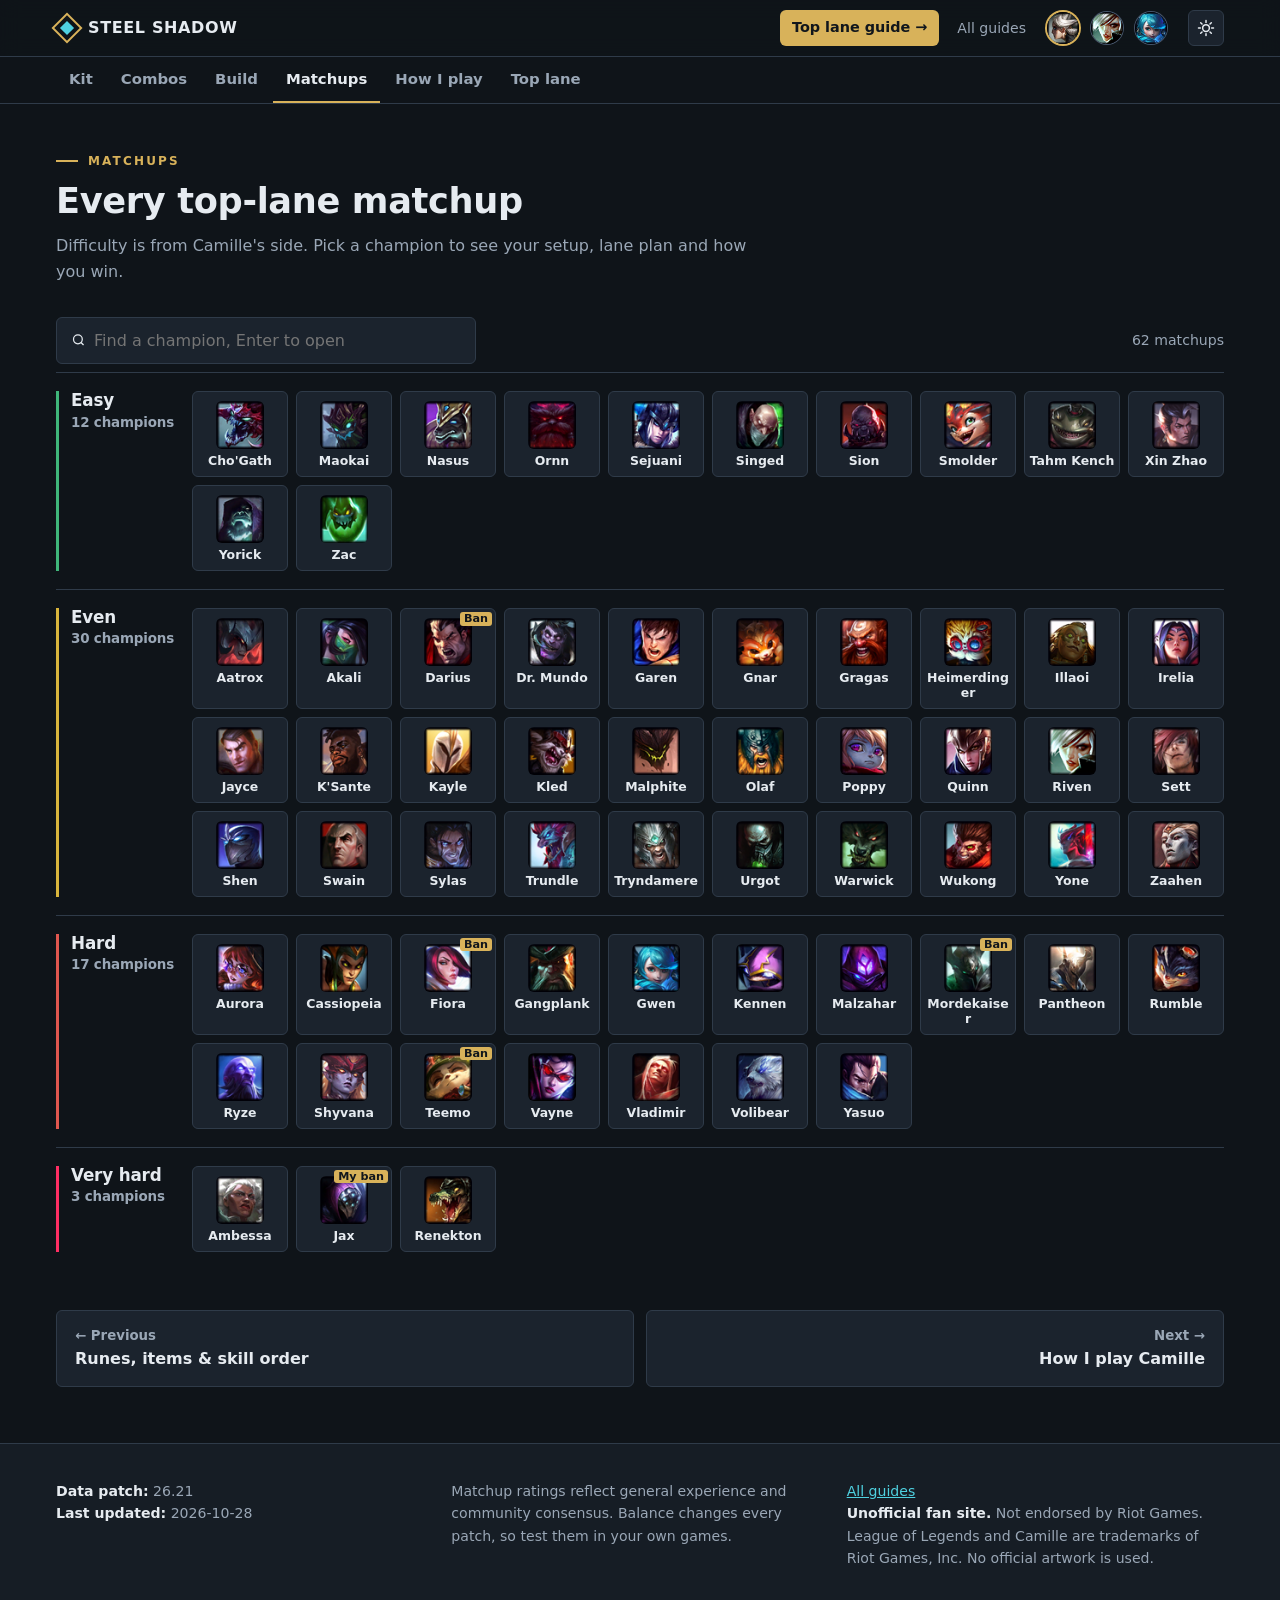
<file: matchups.html>
<!doctype html>
<html lang="en" data-theme="dark">
<head>
<meta charset="utf-8">
<meta name="viewport" content="width=device-width, initial-scale=1">
<title>Matchups · Camille Top Guide</title>
<meta name="description" content="Every top laner, grouped by difficulty.">
<meta name="theme-color" content="#0f1419">
<!-- Preview card for links shared on Discord, Reddit, Twitter/X -->
<meta property="og:type" content="website">
<meta property="og:url" content="https://holymolystar.github.io/camille-guide/matchups.html">
<meta property="og:title" content="Camille Top Lane Guide">
<meta property="og:description" content="Runes, build, combos and every top-lane matchup from a Grandmaster-peak Camille one-trick.">
<meta property="og:image" content="https://holymolystar.github.io/camille-guide/og-image.png">
<meta property="og:image:width" content="1200">
<meta property="og:image:height" content="630">
<meta name="twitter:card" content="summary_large_image">
<meta name="twitter:image" content="https://holymolystar.github.io/camille-guide/og-image.png">
<meta name="twitter:title" content="Camille Top Lane Guide">
<meta name="twitter:description" content="Runes, build, combos and every top-lane matchup from a Grandmaster-peak Camille one-trick.">
<link rel="icon" type="image/svg+xml" href="data:image/svg+xml,%3Csvg xmlns='http://www.w3.org/2000/svg' viewBox='0 0 64 64'%3E%3Crect width='64' height='64' rx='12' fill='%230f1419'/%3E%3Cpolygon points='32,6 58,32 32,58 6,32' fill='none' stroke='%23d8b25a' stroke-width='5'/%3E%3Cpolygon points='32,20 44,32 32,44 20,32' fill='%234fd1e0'/%3E%3C/svg%3E">

<script>try{var t=localStorage.getItem("guides-theme");if(t)document.documentElement.dataset.theme=t}catch(e){}</script>
<link rel="stylesheet" href="guide.css">
</head>
<body>
<header class="topbar">
  <div class="wrap">
    <a class="brand" href="./"><span class="brand-mark" aria-hidden="true"></span> STEEL SHADOW</a>
    <nav class="nav">
      <a class="nav-cta" href="top-lane.html">Top lane guide →</a>
      <a class="all-guides" href="../hub/">All guides</a><div class="champ-links" role="group" aria-label="Switch champion guide"><a href="../camille-guide/" aria-label="Camille guide" title="Camille guide" aria-current="page"><img src="icons/camille.png" width="32" height="32" alt=""></a><a href="../riven-guide/" aria-label="Riven guide" title="Riven guide"><img src="icons/riven.png" width="32" height="32" alt=""></a><a href="../gwen-guide/" aria-label="Gwen guide" title="Gwen guide"><img src="icons/gwen.png" width="32" height="32" alt=""></a></div>
      <button class="icon-btn" id="themeToggle" type="button" aria-label="Toggle light and dark mode" title="Toggle theme">
        <svg width="18" height="18" viewBox="0 0 24 24" fill="none" stroke="currentColor" stroke-width="2" stroke-linecap="round"><circle cx="12" cy="12" r="4.5"/><path d="M12 2v2.5M12 19.5V22M2 12h2.5M19.5 12H22M4.9 4.9l1.8 1.8M17.3 17.3l1.8 1.8M4.9 19.1l1.8-1.8M17.3 6.7l1.8-1.8"/></svg>
      </button>
    </nav>
  </div>
</header>
<nav class="subnav" aria-label="Guide pages"><div class="wrap"><a href="kit.html">Kit</a><a href="combos.html">Combos</a><a href="build.html">Build</a><a href="matchups.html" aria-current="page">Matchups</a><a href="how-i-play.html">How I play</a><a href="top-lane.html">Top lane</a></div></nav>
<main id="top" class="page">
<section id="matchups">
    <div class="wrap">
      <div class="eyebrow">Matchups</div>
      <h2>Every top-lane matchup</h2>
      <p class="section-lead">Difficulty is from Camille's side. Pick a champion to see your setup, lane plan and how you win.</p>

      <div class="mt-tools">
        <label class="search mt-search">
          <svg width="16" height="16" viewBox="0 0 24 24" fill="none" stroke="currentColor" stroke-width="2" aria-hidden="true"><circle cx="11" cy="11" r="7"/><path d="M20 20l-4-4"/></svg>
          <input id="mtSearch" type="search" placeholder="Find a champion, Enter to open" aria-label="Find a champion" autocomplete="off" spellcheck="false">
        </label>
        <span class="mt-count" id="mtCount" role="status"></span>
      </div>
      <div id="mtBoard"></div>
    </div>
  </section>
<div class="wrap"><nav class="pager" aria-label="Previous and next page"><a href="build.html"><small>← Previous</small>Runes, items &amp; skill order</a><a class="next" href="how-i-play.html"><small>Next →</small>How I play Camille</a></nav></div>
</main>
<dialog class="mt-drawer" id="mtDrawer" aria-labelledby="mtName"><div class="mt-sheet" id="mtSheet"></div></dialog>
<footer>
  <div class="wrap">
    <div><b>Data patch:</b> <span id="footPatch"></span><br><b>Last updated:</b> <span id="footUpdated"></span></div>
    <div>Matchup ratings reflect general experience and community consensus. Balance changes every patch, so test them in your own games.</div>
    <div><a href="../hub/">All guides</a><br><b>Unofficial fan site.</b> Not endorsed by Riot Games. League of Legends and Camille are trademarks of Riot Games, Inc. No official artwork is used.</div>
  </div>
</footer>
<script src="guide.js"></script>
<script>(()=>{const c=document.querySelector(".subnav [aria-current]");if(c)c.parentElement.scrollLeft=c.offsetLeft-c.parentElement.offsetLeft-16})()</script>
</body>
</html>
</file>
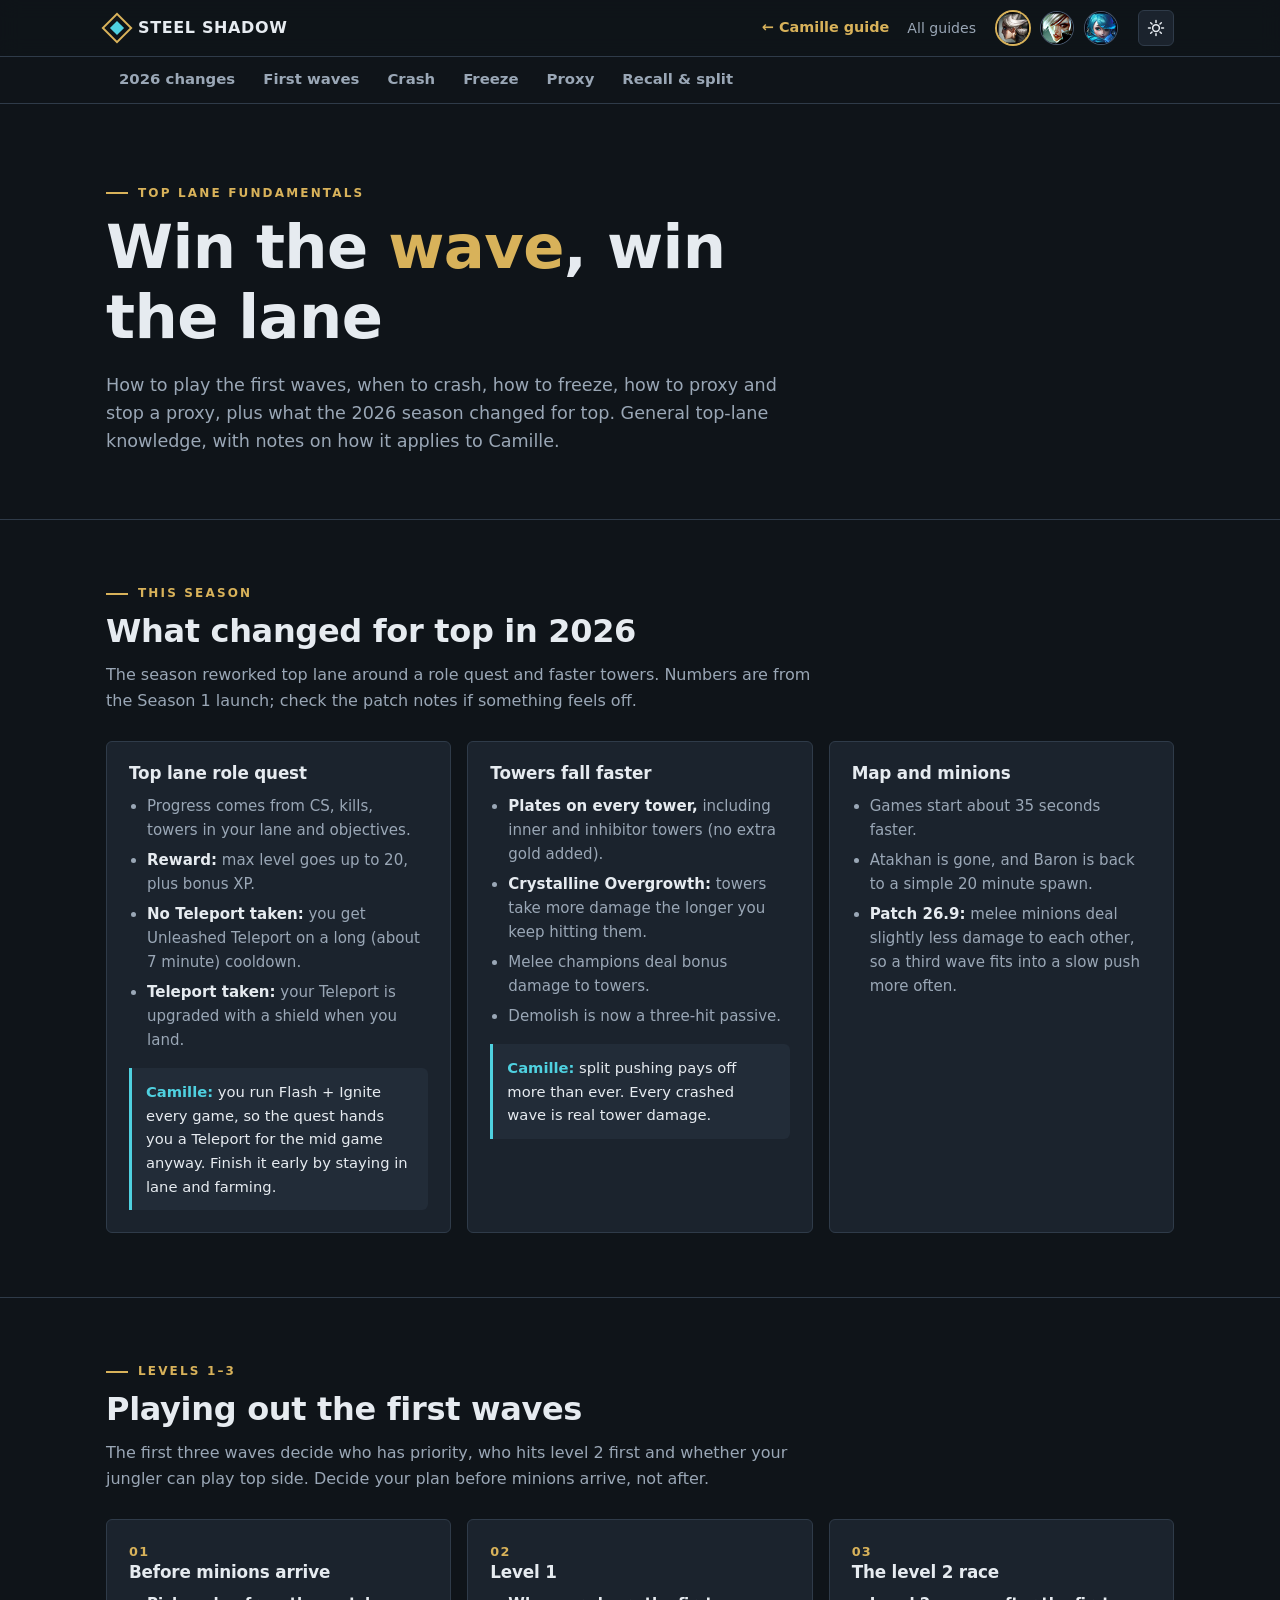
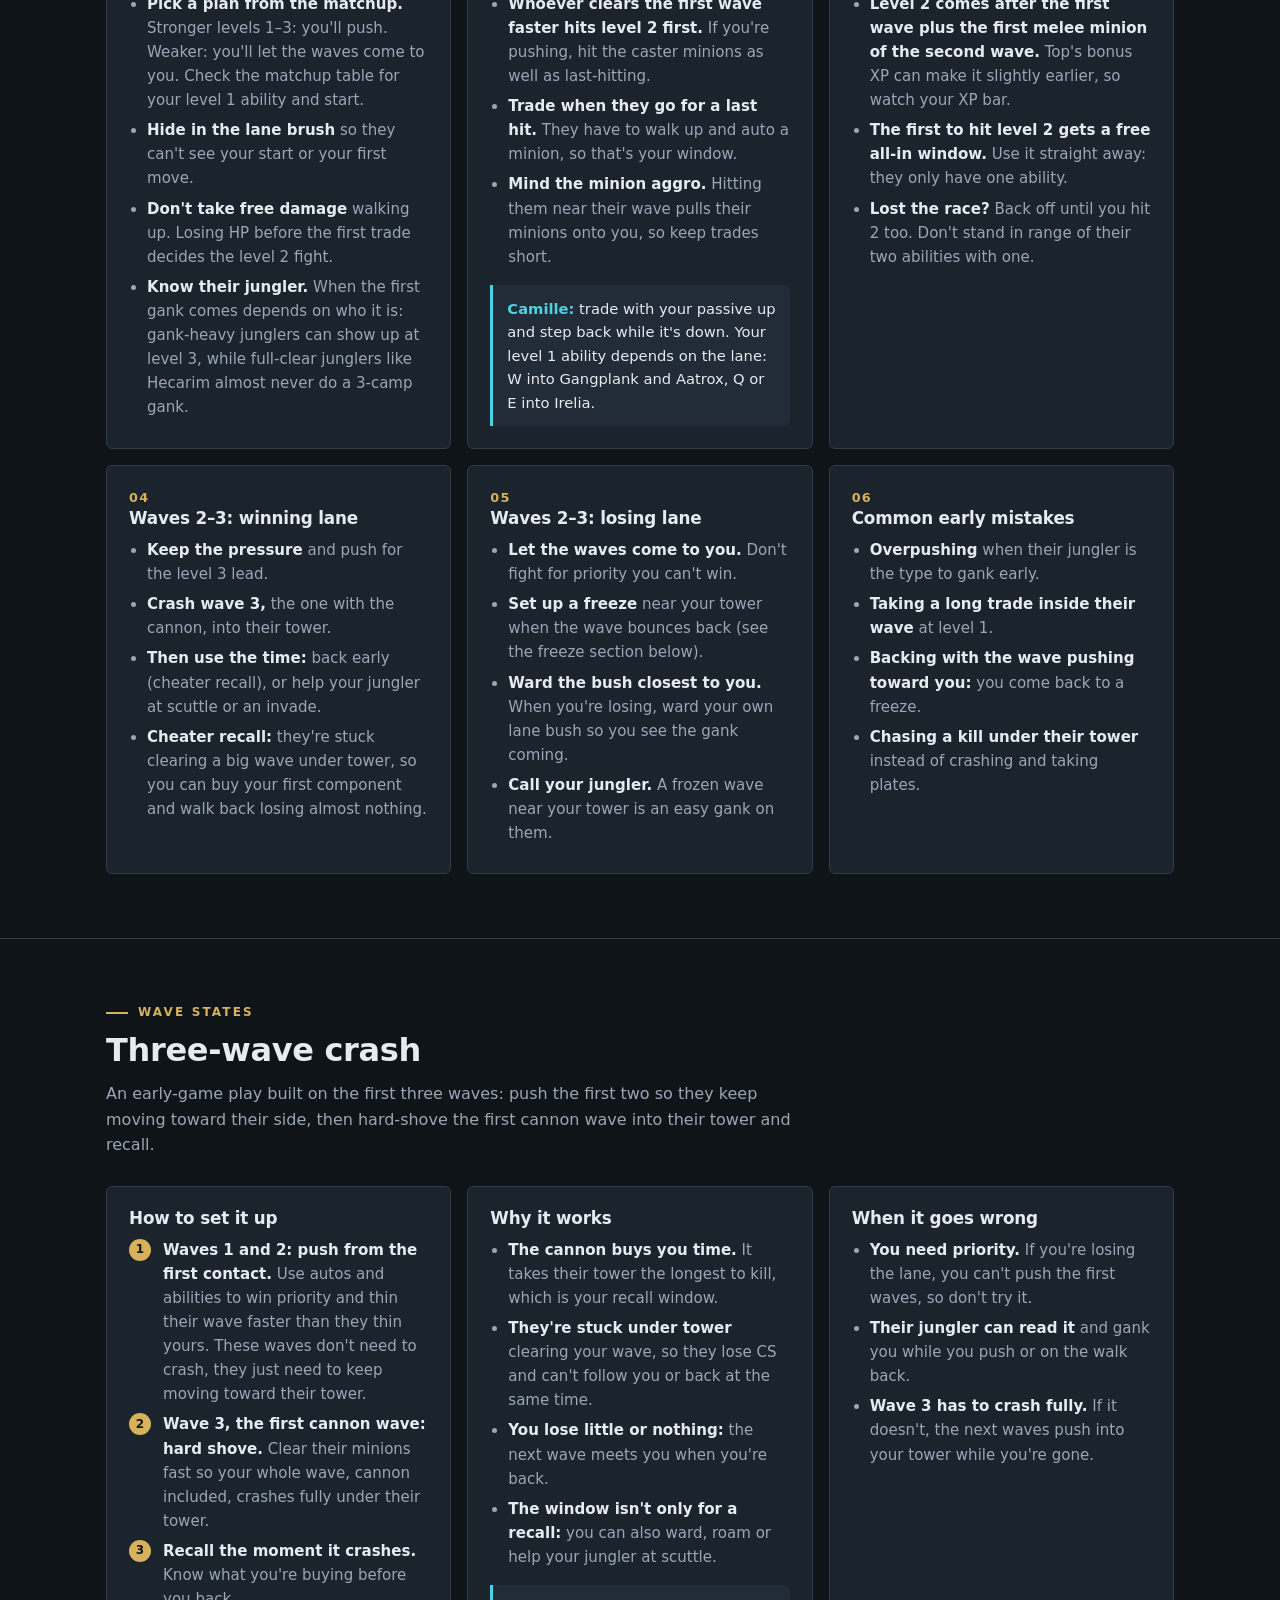
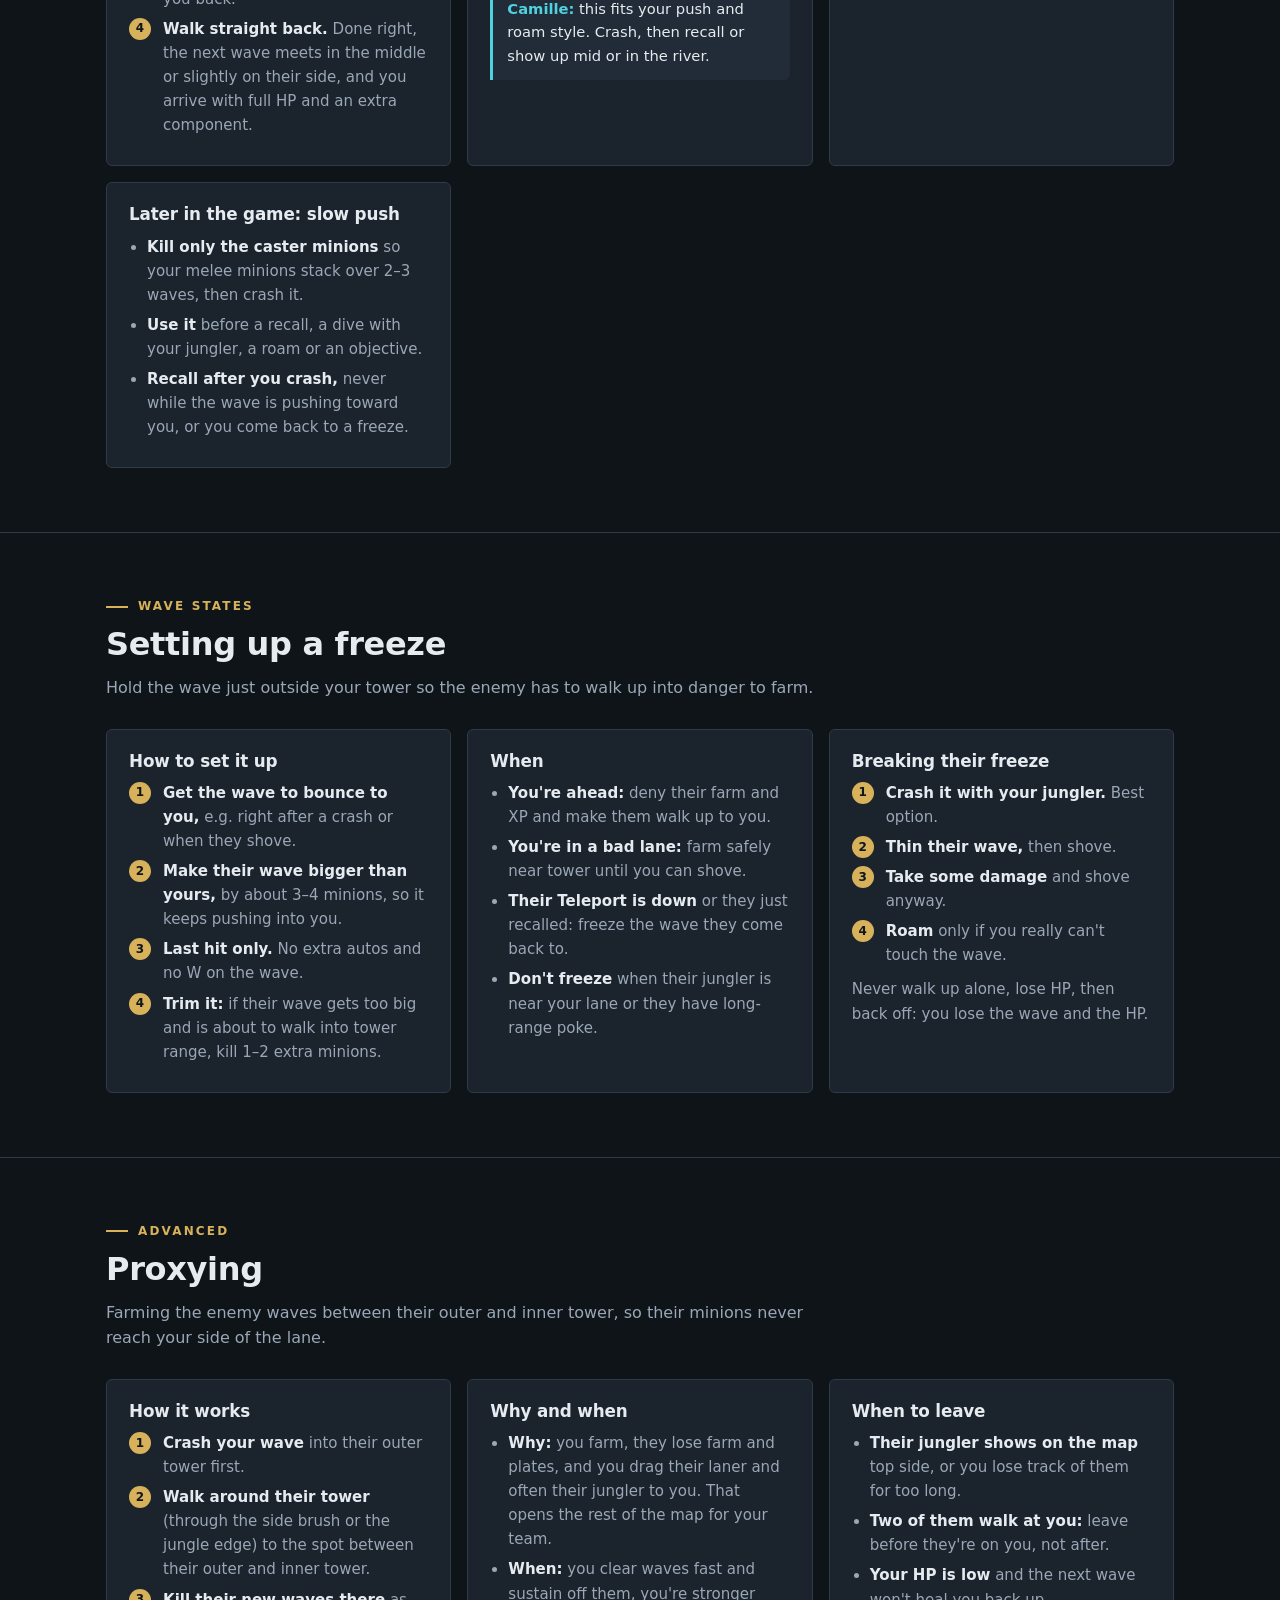
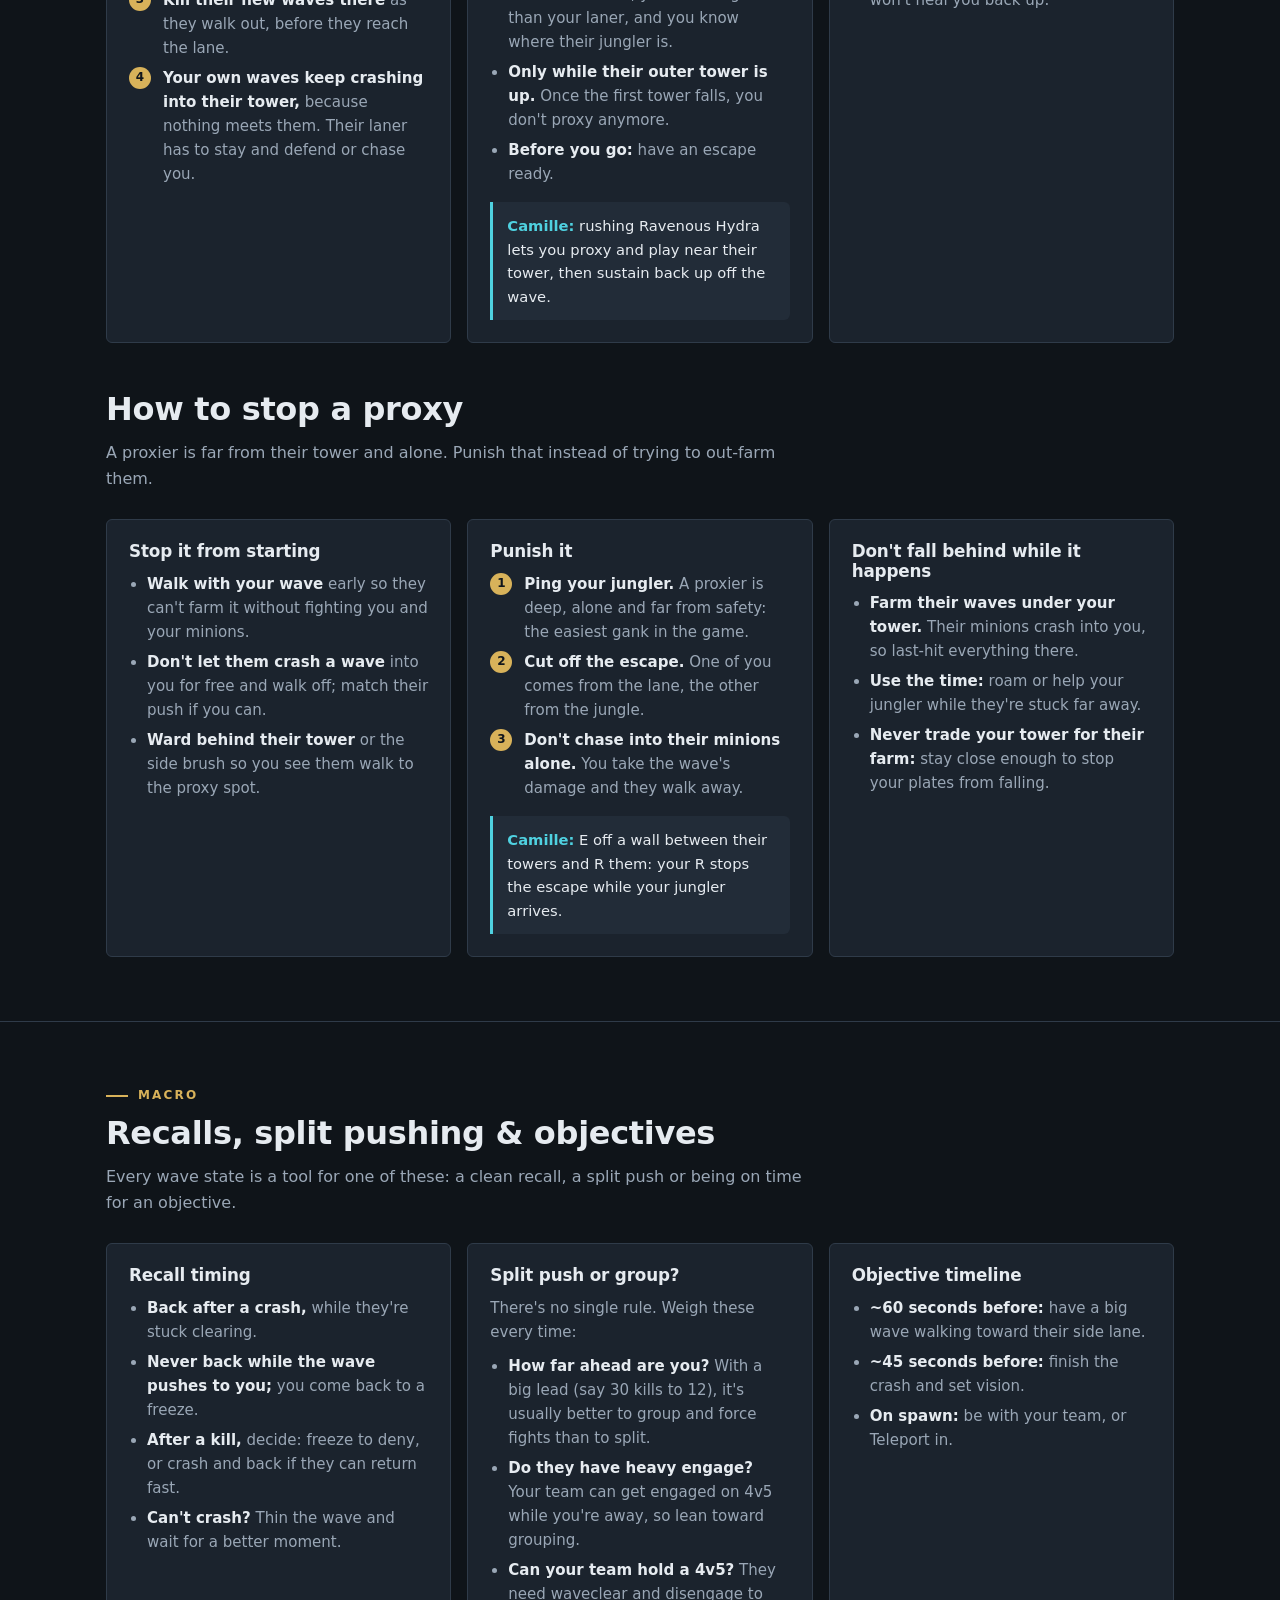
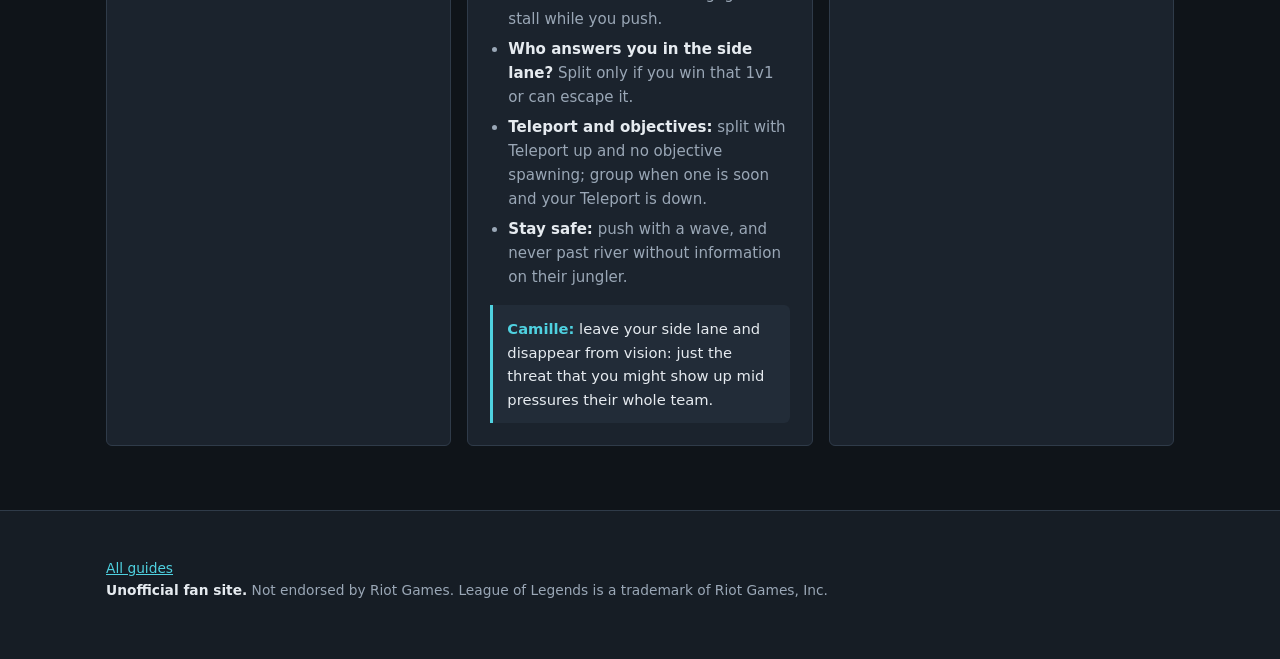
<file: top-lane.html>
<!doctype html>
<html lang="en" data-theme="dark">
<head>
<meta charset="utf-8">
<meta name="viewport" content="width=device-width, initial-scale=1">
<title>Top Lane Fundamentals</title>
<meta name="description" content="Top lane wave management: three-wave crashes, freezing, proxying, recalls and split pushing, from a Grandmaster-peak Camille one-trick.">
<meta name="theme-color" content="#0f1419">
<meta property="og:type" content="website">
<meta property="og:url" content="https://holymolystar.github.io/camille-guide/top-lane.html">
<meta property="og:title" content="Top Lane Fundamentals">
<meta property="og:description" content="Wave management: three-wave crashes, freezing, proxying, recalls and split pushing.">
<meta property="og:image" content="https://holymolystar.github.io/camille-guide/og-image.png">
<meta name="twitter:card" content="summary_large_image">
<link rel="icon" type="image/svg+xml" href="data:image/svg+xml,%3Csvg xmlns='http://www.w3.org/2000/svg' viewBox='0 0 64 64'%3E%3Crect width='64' height='64' rx='12' fill='%230f1419'/%3E%3Cpolygon points='32,6 58,32 32,58 6,32' fill='none' stroke='%23d8b25a' stroke-width='5'/%3E%3Cpolygon points='32,20 44,32 32,44 20,32' fill='%234fd1e0'/%3E%3C/svg%3E">
<style>
  :root {
    --bg: #0f1419; --bg-2: #161d25; --surface: #1b232d; --surface-2: #222c38;
    --line: #2f3b49; --line-strong: #46556a; --text: #e6ebf0; --text-dim: #9aa7b6;
    --accent: #d8b25a; --accent-2: #4fd1e0; --accent-ink: #11161c;
    --shadow: 0 10px 30px rgba(0,0,0,.35); --radius: 6px;
    color-scheme: dark;
  }
  :root[data-theme="light"] {
    --bg: #eef1f5; --bg-2: #e3e8ee; --surface: #ffffff; --surface-2: #f4f6f9;
    --line: #d3dae3; --line-strong: #aeb9c7; --text: #18202a; --text-dim: #566375;
    --accent: #8a6410; --accent-2: #0a7382; --accent-ink: #ffffff;
    --shadow: 0 10px 30px rgba(20,30,45,.10);
    color-scheme: light;
  }
  @media (prefers-color-scheme: light) {
    :root:not([data-theme="dark"]) {
      --bg: #eef1f5; --bg-2: #e3e8ee; --surface: #ffffff; --surface-2: #f4f6f9;
      --line: #d3dae3; --line-strong: #aeb9c7; --text: #18202a; --text-dim: #566375;
      --accent: #8a6410; --accent-2: #0a7382; --accent-ink: #ffffff;
      --shadow: 0 10px 30px rgba(20,30,45,.10);
      color-scheme: light;
    }
  }
  * { box-sizing: border-box; }
  html { scroll-behavior: smooth; }
  body { margin: 0; background: var(--bg); color: var(--text);
    font: 16px/1.6 "Inter", "Segoe UI", system-ui, -apple-system, Roboto, Helvetica, Arial, sans-serif; -webkit-font-smoothing: antialiased; }
  a { color: var(--accent-2); }
  .wrap { max-width: 1100px; margin: 0 auto; padding: 0 16px; }
  section { padding: 64px 0; border-top: 1px solid var(--line); }
  h1, h2, h3 { line-height: 1.15; letter-spacing: -.01em; margin: 0; }
  h2 { font-size: clamp(1.5rem, 3vw, 2rem); }
  .eyebrow { font-size: .75rem; font-weight: 700; letter-spacing: .18em; text-transform: uppercase; color: var(--accent);
    margin-bottom: 10px; display: flex; align-items: center; gap: 10px; }
  .eyebrow::before { content: ""; width: 22px; height: 2px; background: var(--accent); }
  .section-lead { color: var(--text-dim); max-width: 70ch; margin: 12px 0 28px; }

  .topbar { position: sticky; top: 0; z-index: 50; background: color-mix(in srgb, var(--bg) 85%, transparent);
    backdrop-filter: blur(10px); border-bottom: 1px solid var(--line); }
  .topbar .wrap { display: flex; align-items: center; justify-content: space-between; height: 56px; gap: 12px; }
  .brand { display: flex; align-items: center; gap: 10px; font-weight: 700; letter-spacing: .04em; color: var(--text); text-decoration: none; }
  .brand-mark { width: 22px; height: 22px; position: relative; }
  .brand-mark::before, .brand-mark::after { content: ""; position: absolute; inset: 0; border: 2px solid var(--accent); transform: rotate(45deg); }
  .brand-mark::after { inset: 6px; background: var(--accent-2); border: 0; }
  .nav { display: flex; gap: 18px; align-items: center; }
  .nav a { color: var(--text-dim); text-decoration: none; font-size: .9rem; }
  .nav a:hover { color: var(--text); }
  .nav a.back { color: var(--accent); font-weight: 700; }
  @media (max-width: 760px) { .nav a:not(.back) { display: none; } }
  .icon-btn { background: var(--surface); color: var(--text); border: 1px solid var(--line); width: 36px; height: 36px;
    border-radius: var(--radius); cursor: pointer; display: grid; place-items: center; }
  .icon-btn:hover { border-color: var(--accent); }

  .hero { padding: 80px 0 64px; border-top: 0; }
  .hero h1 { font-size: clamp(2.2rem, 5.5vw, 3.8rem); font-weight: 800; max-width: 16ch; }
  .hero h1 span { color: var(--accent); }
  .hero p { color: var(--text-dim); font-size: 1.1rem; max-width: 60ch; margin: 18px 0 0; }

  .grid { display: grid; gap: 16px; grid-template-columns: repeat(auto-fit, minmax(280px, 1fr)); }
  .card { background: var(--surface); border: 1px solid var(--line); border-radius: var(--radius); padding: 22px; }
  .card h3 { font-size: 1.05rem; }
  .card .num { font-size: .8rem; font-weight: 800; color: var(--accent); letter-spacing: .1em; }
  .card ul, .card ol { margin: 10px 0 0; padding-left: 18px; color: var(--text-dim); font-size: .94rem; }
  .card li { margin-bottom: 6px; }
  .card li b { color: var(--text); }
  .card p { color: var(--text-dim); margin: 10px 0 0; font-size: .94rem; }
  .camille { margin-top: 16px; padding: 12px 14px; border-left: 3px solid var(--accent-2); background: var(--surface-2);
    border-radius: 0 var(--radius) var(--radius) 0; font-size: .92rem; color: var(--text); }
  .camille b { color: var(--accent-2); }
  .steps { counter-reset: s; list-style: none; padding: 0 !important; }
  .steps li { counter-increment: s; position: relative; padding-left: 34px; }
  .steps li::before { content: counter(s); position: absolute; left: 0; top: 1px; width: 22px; height: 22px; border-radius: 50%;
    background: var(--accent); color: var(--accent-ink); font-size: .75rem; font-weight: 800; display: grid; place-items: center; }

  footer { border-top: 1px solid var(--line); padding: 32px 0 44px; color: var(--text-dim); font-size: .86rem; background: var(--bg-2); }
  footer ul { margin: 8px 0 0; padding-left: 18px; }
  footer b { color: var(--text); }
  /* GUIDE_MENU_CSS_START */
  .guides { position: relative; }
  .guides summary { list-style: none; cursor: pointer; display: flex; align-items: center; gap: 7px; height: 36px; padding: 0 12px;
    border: 1px solid var(--line); border-radius: var(--radius); background: var(--surface); color: var(--text); font-size: .88rem; font-weight: 600; }
  .guides summary::-webkit-details-marker { display: none; }
  .guides summary:hover, .guides[open] summary { border-color: var(--accent); }
  .guides-menu { position: absolute; right: 0; top: calc(100% + 8px); min-width: 190px; padding: 6px; z-index: 60;
    background: var(--surface); border: 1px solid var(--line-strong, var(--line)); border-radius: var(--radius); box-shadow: 0 12px 30px rgba(0,0,0,.3); }
  .nav .guides-menu a { display: flex; align-items: center; gap: 10px; padding: 8px 10px; border-radius: 6px; color: var(--text); font-size: .9rem; }
  .nav .guides-menu a:hover { background: var(--surface-2); color: var(--text); }
  .nav .guides-menu a::before { content: ""; width: 8px; height: 8px; border-radius: 50%; background: var(--dot, var(--text-dim)); }
  .nav .guides-menu a[aria-current] { color: var(--accent); font-weight: 700; }
  .guides-menu hr { border: 0; border-top: 1px solid var(--line); margin: 4px 2px; }
  @media (max-width: 760px) { .nav { gap: 10px; } .guides summary { padding: 0 10px; } .guides summary span { display: none; } }
  /* On phones the hero already links to the top lane page, so free up the bar */
  @media (max-width: 480px) { .topbar .nav a.nav-cta { display: none; } .brand { white-space: nowrap; } }
  /* GUIDE_MENU_CSS_END */

  .champ-links{display:flex;align-items:center;gap:6px}
  .nav .champ-links a{display:grid;place-items:center;width:38px;height:38px;padding:0;border-radius:50%;transition:box-shadow .15s}
  .champ-links img{display:block;width:32px;height:32px;border-radius:50%;box-shadow:0 0 0 1px var(--line-strong);transition:box-shadow .15s}
  .nav .champ-links a:hover img{box-shadow:0 0 0 2px var(--text-dim)}
  .nav .champ-links a[aria-current] img{box-shadow:0 0 0 2px var(--accent)}
  .nav .champ-links a:focus-visible{outline:2px solid var(--accent-2);outline-offset:1px}
  .nav a.all-guides{font-size:.88rem;white-space:nowrap}
  @media (max-width:480px){.nav{gap:8px}.nav a.back{display:none}.champ-links{gap:2px}.nav .champ-links a{width:36px;height:36px}.champ-links img{width:30px;height:30px}}
  @media (max-width:360px){.topbar .brand{font-size:0;gap:0}}
  
  html{scroll-padding-top:112px}
  .subnav{position:sticky;top:57px;z-index:40;background:var(--bg);border-bottom:1px solid var(--line)}
  .subnav .wrap{display:flex;gap:2px;overflow-x:auto;scrollbar-width:none}
  .subnav a{padding:11px 13px;color:var(--text-dim);font-size:.93rem;font-weight:600;text-decoration:none;white-space:nowrap}
  .subnav a:hover{color:var(--text)}
  .subnav a:focus-visible{outline:2px solid var(--accent-2);outline-offset:-2px}
</style>
<script>try{var t=localStorage.getItem("guides-theme");if(t)document.documentElement.dataset.theme=t}catch(e){}</script>
</head>
<body>
<header class="topbar">
  <div class="wrap">
    <a class="brand" href="./"><span class="brand-mark" aria-hidden="true"></span> STEEL SHADOW</a>
    <nav class="nav">
      <a class="back" href="./">← Camille guide</a>
      <a class="all-guides" href="../hub/">All guides</a><div class="champ-links" role="group" aria-label="Switch champion guide"><a href="../camille-guide/" aria-label="Camille guide" title="Camille guide" aria-current="page"><img src="icons/camille.png" width="32" height="32" alt=""></a><a href="../riven-guide/" aria-label="Riven guide" title="Riven guide"><img src="icons/riven.png" width="32" height="32" alt=""></a><a href="../gwen-guide/" aria-label="Gwen guide" title="Gwen guide"><img src="icons/gwen.png" width="32" height="32" alt=""></a></div>
      <button class="icon-btn" id="themeToggle" type="button" aria-label="Toggle light and dark mode" title="Toggle theme">
        <svg width="18" height="18" viewBox="0 0 24 24" fill="none" stroke="currentColor" stroke-width="2" stroke-linecap="round"><circle cx="12" cy="12" r="4.5"/><path d="M12 2v2.5M12 19.5V22M2 12h2.5M19.5 12H22M4.9 4.9l1.8 1.8M17.3 17.3l1.8 1.8M4.9 19.1l1.8-1.8M17.3 6.7l1.8-1.8"/></svg>
      </button>
    </nav>
  </div>
</header>
<nav class="subnav" aria-label="Page sections"><div class="wrap"><a href="#season">2026 changes</a><a href="#first-waves">First waves</a><a href="#crash">Crash</a><a href="#freeze">Freeze</a><a href="#proxy">Proxy</a><a href="#macro">Recall &amp; split</a></div></nav>

<main>
  <section class="hero">
    <div class="wrap">
      <div class="eyebrow">Top lane fundamentals</div>
      <h1>Win the <span>wave</span>, win the lane</h1>
      <p>How to play the first waves, when to crash, how to freeze, how to proxy and stop a proxy, plus what the 2026 season changed for top. General top-lane knowledge, with notes on how it applies to Camille.</p>
    </div>
  </section>

  <!-- 2026 -->
  <section id="season">
    <div class="wrap">
      <div class="eyebrow">This season</div>
      <h2>What changed for top in 2026</h2>
      <p class="section-lead">The season reworked top lane around a role quest and faster towers. Numbers are from the Season 1 launch; check the patch notes if something feels off.</p>
      <div class="grid">
        <div class="card">
          <h3>Top lane role quest</h3>
          <ul>
            <li>Progress comes from CS, kills, towers in your lane and objectives.</li>
            <li><b>Reward:</b> max level goes up to 20, plus bonus XP.</li>
            <li><b>No Teleport taken:</b> you get Unleashed Teleport on a long (about 7 minute) cooldown.</li>
            <li><b>Teleport taken:</b> your Teleport is upgraded with a shield when you land.</li>
          </ul>
          <div class="camille"><b>Camille:</b> you run Flash + Ignite every game, so the quest hands you a Teleport for the mid game anyway. Finish it early by staying in lane and farming.</div>
        </div>
        <div class="card">
          <h3>Towers fall faster</h3>
          <ul>
            <li><b>Plates on every tower,</b> including inner and inhibitor towers (no extra gold added).</li>
            <li><b>Crystalline Overgrowth:</b> towers take more damage the longer you keep hitting them.</li>
            <li>Melee champions deal bonus damage to towers.</li>
            <li>Demolish is now a three-hit passive.</li>
          </ul>
          <div class="camille"><b>Camille:</b> split pushing pays off more than ever. Every crashed wave is real tower damage.</div>
        </div>
        <div class="card">
          <h3>Map and minions</h3>
          <ul>
            <li>Games start about 35 seconds faster.</li>
            <li>Atakhan is gone, and Baron is back to a simple 20 minute spawn.</li>
            <li><b>Patch 26.9:</b> melee minions deal slightly less damage to each other, so a third wave fits into a slow push more often.</li>
          </ul>
        </div>
      </div>
    </div>
  </section>

  <!-- FIRST WAVES -->
  <section id="first-waves">
    <div class="wrap">
      <div class="eyebrow">Levels 1–3</div>
      <h2>Playing out the first waves</h2>
      <p class="section-lead">The first three waves decide who has priority, who hits level 2 first and whether your jungler can play top side. Decide your plan before minions arrive, not after.</p>
      <div class="grid">
        <div class="card">
          <div class="num">01</div>
          <h3>Before minions arrive</h3>
          <ul>
            <li><b>Pick a plan from the matchup.</b> Stronger levels 1–3: you'll push. Weaker: you'll let the waves come to you. Check the matchup table for your level 1 ability and start.</li>
            <li><b>Hide in the lane brush</b> so they can't see your start or your first move.</li>
            <li><b>Don't take free damage</b> walking up. Losing HP before the first trade decides the level 2 fight.</li>
            <li><b>Know their jungler.</b> When the first gank comes depends on who it is: gank-heavy junglers can show up at level 3, while full-clear junglers like Hecarim almost never do a 3-camp gank.</li>
          </ul>
        </div>
        <div class="card">
          <div class="num">02</div>
          <h3>Level 1</h3>
          <ul>
            <li><b>Whoever clears the first wave faster hits level 2 first.</b> If you're pushing, hit the caster minions as well as last-hitting.</li>
            <li><b>Trade when they go for a last hit.</b> They have to walk up and auto a minion, so that's your window.</li>
            <li><b>Mind the minion aggro.</b> Hitting them near their wave pulls their minions onto you, so keep trades short.</li>
          </ul>
          <div class="camille"><b>Camille:</b> trade with your passive up and step back while it's down. Your level 1 ability depends on the lane: W into Gangplank and Aatrox, Q or E into Irelia.</div>
        </div>
        <div class="card">
          <div class="num">03</div>
          <h3>The level 2 race</h3>
          <ul>
            <li><b>Level 2 comes after the first wave plus the first melee minion of the second wave.</b> Top's bonus XP can make it slightly earlier, so watch your XP bar.</li>
            <li><b>The first to hit level 2 gets a free all-in window.</b> Use it straight away: they only have one ability.</li>
            <li><b>Lost the race?</b> Back off until you hit 2 too. Don't stand in range of their two abilities with one.</li>
          </ul>
        </div>
        <div class="card">
          <div class="num">04</div>
          <h3>Waves 2–3: winning lane</h3>
          <ul>
            <li><b>Keep the pressure</b> and push for the level 3 lead.</li>
            <li><b>Crash wave 3,</b> the one with the cannon, into their tower.</li>
            <li><b>Then use the time:</b> back early (cheater recall), or help your jungler at scuttle or an invade.</li>
            <li><b>Cheater recall:</b> they're stuck clearing a big wave under tower, so you can buy your first component and walk back losing almost nothing.</li>
          </ul>
        </div>
        <div class="card">
          <div class="num">05</div>
          <h3>Waves 2–3: losing lane</h3>
          <ul>
            <li><b>Let the waves come to you.</b> Don't fight for priority you can't win.</li>
            <li><b>Set up a freeze</b> near your tower when the wave bounces back (see the freeze section below).</li>
            <li><b>Ward the bush closest to you.</b> When you're losing, ward your own lane bush so you see the gank coming.</li>
            <li><b>Call your jungler.</b> A frozen wave near your tower is an easy gank on them.</li>
          </ul>
        </div>
        <div class="card">
          <div class="num">06</div>
          <h3>Common early mistakes</h3>
          <ul>
            <li><b>Overpushing</b> when their jungler is the type to gank early.</li>
            <li><b>Taking a long trade inside their wave</b> at level 1.</li>
            <li><b>Backing with the wave pushing toward you:</b> you come back to a freeze.</li>
            <li><b>Chasing a kill under their tower</b> instead of crashing and taking plates.</li>
          </ul>
        </div>
      </div>
    </div>
  </section>

  <!-- CRASH -->
  <section id="crash">
    <div class="wrap">
      <div class="eyebrow">Wave states</div>
      <h2>Three-wave crash</h2>
      <p class="section-lead">An early-game play built on the first three waves: push the first two so they keep moving toward their side, then hard-shove the first cannon wave into their tower and recall.</p>
      <div class="grid">
        <div class="card">
          <h3>How to set it up</h3>
          <ol class="steps">
            <li><b>Waves 1 and 2: push from the first contact.</b> Use autos and abilities to win priority and thin their wave faster than they thin yours. These waves don't need to crash, they just need to keep moving toward their tower.</li>
            <li><b>Wave 3, the first cannon wave: hard shove.</b> Clear their minions fast so your whole wave, cannon included, crashes fully under their tower.</li>
            <li><b>Recall the moment it crashes.</b> Know what you're buying before you back.</li>
            <li><b>Walk straight back.</b> Done right, the next wave meets in the middle or slightly on their side, and you arrive with full HP and an extra component.</li>
          </ol>
        </div>
        <div class="card">
          <h3>Why it works</h3>
          <ul>
            <li><b>The cannon buys you time.</b> It takes their tower the longest to kill, which is your recall window.</li>
            <li><b>They're stuck under tower</b> clearing your wave, so they lose CS and can't follow you or back at the same time.</li>
            <li><b>You lose little or nothing:</b> the next wave meets you when you're back.</li>
            <li><b>The window isn't only for a recall:</b> you can also ward, roam or help your jungler at scuttle.</li>
          </ul>
          <div class="camille"><b>Camille:</b> this fits your push and roam style. Crash, then recall or show up mid or in the river.</div>
        </div>
        <div class="card">
          <h3>When it goes wrong</h3>
          <ul>
            <li><b>You need priority.</b> If you're losing the lane, you can't push the first waves, so don't try it.</li>
            <li><b>Their jungler can read it</b> and gank you while you push or on the walk back.</li>
            <li><b>Wave 3 has to crash fully.</b> If it doesn't, the next waves push into your tower while you're gone.</li>
          </ul>
        </div>
        <div class="card">
          <h3>Later in the game: slow push</h3>
          <ul>
            <li><b>Kill only the caster minions</b> so your melee minions stack over 2–3 waves, then crash it.</li>
            <li><b>Use it</b> before a recall, a dive with your jungler, a roam or an objective.</li>
            <li><b>Recall after you crash,</b> never while the wave is pushing toward you, or you come back to a freeze.</li>
          </ul>
        </div>
      </div>
    </div>
  </section>

  <!-- FREEZE -->
  <section id="freeze">
    <div class="wrap">
      <div class="eyebrow">Wave states</div>
      <h2>Setting up a freeze</h2>
      <p class="section-lead">Hold the wave just outside your tower so the enemy has to walk up into danger to farm.</p>
      <div class="grid">
        <div class="card">
          <h3>How to set it up</h3>
          <ol class="steps">
            <li><b>Get the wave to bounce to you,</b> e.g. right after a crash or when they shove.</li>
            <li><b>Make their wave bigger than yours,</b> by about 3–4 minions, so it keeps pushing into you.</li>
            <li><b>Last hit only.</b> No extra autos and no W on the wave.</li>
            <li><b>Trim it:</b> if their wave gets too big and is about to walk into tower range, kill 1–2 extra minions.</li>
          </ol>
        </div>
        <div class="card">
          <h3>When</h3>
          <ul>
            <li><b>You're ahead:</b> deny their farm and XP and make them walk up to you.</li>
            <li><b>You're in a bad lane:</b> farm safely near tower until you can shove.</li>
            <li><b>Their Teleport is down</b> or they just recalled: freeze the wave they come back to.</li>
            <li><b>Don't freeze</b> when their jungler is near your lane or they have long-range poke.</li>
          </ul>
        </div>
        <div class="card">
          <h3>Breaking their freeze</h3>
          <ol class="steps">
            <li><b>Crash it with your jungler.</b> Best option.</li>
            <li><b>Thin their wave,</b> then shove.</li>
            <li><b>Take some damage</b> and shove anyway.</li>
            <li><b>Roam</b> only if you really can't touch the wave.</li>
          </ol>
          <p>Never walk up alone, lose HP, then back off: you lose the wave and the HP.</p>
        </div>
      </div>
    </div>
  </section>

  <!-- PROXY -->
  <section id="proxy">
    <div class="wrap">
      <div class="eyebrow">Advanced</div>
      <h2>Proxying</h2>
      <p class="section-lead">Farming the enemy waves between their outer and inner tower, so their minions never reach your side of the lane.</p>
      <div class="grid">
        <div class="card">
          <h3>How it works</h3>
          <ol class="steps">
            <li><b>Crash your wave</b> into their outer tower first.</li>
            <li><b>Walk around their tower</b> (through the side brush or the jungle edge) to the spot between their outer and inner tower.</li>
            <li><b>Kill their new waves there</b> as they walk out, before they reach the lane.</li>
            <li><b>Your own waves keep crashing into their tower,</b> because nothing meets them. Their laner has to stay and defend or chase you.</li>
          </ol>
        </div>
        <div class="card">
          <h3>Why and when</h3>
          <ul>
            <li><b>Why:</b> you farm, they lose farm and plates, and you drag their laner and often their jungler to you. That opens the rest of the map for your team.</li>
            <li><b>When:</b> you clear waves fast and sustain off them, you're stronger than your laner, and you know where their jungler is.</li>
            <li><b>Only while their outer tower is up.</b> Once the first tower falls, you don't proxy anymore.</li>
            <li><b>Before you go:</b> have an escape ready.</li>
          </ul>
          <div class="camille"><b>Camille:</b> rushing Ravenous Hydra lets you proxy and play near their tower, then sustain back up off the wave.</div>
        </div>
        <div class="card">
          <h3>When to leave</h3>
          <ul>
            <li><b>Their jungler shows on the map</b> top side, or you lose track of them for too long.</li>
            <li><b>Two of them walk at you:</b> leave before they're on you, not after.</li>
            <li><b>Your HP is low</b> and the next wave won't heal you back up.</li>
          </ul>
        </div>
      </div>

      <h2 style="margin-top:48px">How to stop a proxy</h2>
      <p class="section-lead">A proxier is far from their tower and alone. Punish that instead of trying to out-farm them.</p>
      <div class="grid">
        <div class="card">
          <h3>Stop it from starting</h3>
          <ul>
            <li><b>Walk with your wave</b> early so they can't farm it without fighting you and your minions.</li>
            <li><b>Don't let them crash a wave</b> into you for free and walk off; match their push if you can.</li>
            <li><b>Ward behind their tower</b> or the side brush so you see them walk to the proxy spot.</li>
          </ul>
        </div>
        <div class="card">
          <h3>Punish it</h3>
          <ol class="steps">
            <li><b>Ping your jungler.</b> A proxier is deep, alone and far from safety: the easiest gank in the game.</li>
            <li><b>Cut off the escape.</b> One of you comes from the lane, the other from the jungle.</li>
            <li><b>Don't chase into their minions alone.</b> You take the wave's damage and they walk away.</li>
          </ol>
          <div class="camille"><b>Camille:</b> E off a wall between their towers and R them: your R stops the escape while your jungler arrives.</div>
        </div>
        <div class="card">
          <h3>Don't fall behind while it happens</h3>
          <ul>
            <li><b>Farm their waves under your tower.</b> Their minions crash into you, so last-hit everything there.</li>
            <li><b>Use the time:</b> roam or help your jungler while they're stuck far away.</li>
            <li><b>Never trade your tower for their farm:</b> stay close enough to stop your plates from falling.</li>
          </ul>
        </div>
      </div>
    </div>
  </section>

  <!-- MACRO -->
  <section id="macro">
    <div class="wrap">
      <div class="eyebrow">Macro</div>
      <h2>Recalls, split pushing &amp; objectives</h2>
      <p class="section-lead">Every wave state is a tool for one of these: a clean recall, a split push or being on time for an objective.</p>
      <div class="grid">
        <div class="card">
          <h3>Recall timing</h3>
          <ul>
            <li><b>Back after a crash,</b> while they're stuck clearing.</li>
            <li><b>Never back while the wave pushes to you;</b> you come back to a freeze.</li>
            <li><b>After a kill,</b> decide: freeze to deny, or crash and back if they can return fast.</li>
            <li><b>Can't crash?</b> Thin the wave and wait for a better moment.</li>
          </ul>
        </div>
        <div class="card">
          <h3>Split push or group?</h3>
          <p>There's no single rule. Weigh these every time:</p>
          <ul>
            <li><b>How far ahead are you?</b> With a big lead (say 30 kills to 12), it's usually better to group and force fights than to split.</li>
            <li><b>Do they have heavy engage?</b> Your team can get engaged on 4v5 while you're away, so lean toward grouping.</li>
            <li><b>Can your team hold a 4v5?</b> They need waveclear and disengage to stall while you push.</li>
            <li><b>Who answers you in the side lane?</b> Split only if you win that 1v1 or can escape it.</li>
            <li><b>Teleport and objectives:</b> split with Teleport up and no objective spawning; group when one is soon and your Teleport is down.</li>
            <li><b>Stay safe:</b> push with a wave, and never past river without information on their jungler.</li>
          </ul>
          <div class="camille"><b>Camille:</b> leave your side lane and disappear from vision: just the threat that you might show up mid pressures their whole team.</div>
        </div>
        <div class="card">
          <h3>Objective timeline</h3>
          <ul>
            <li><b>~60 seconds before:</b> have a big wave walking toward their side lane.</li>
            <li><b>~45 seconds before:</b> finish the crash and set vision.</li>
            <li><b>On spawn:</b> be with your team, or Teleport in.</li>
          </ul>
        </div>
      </div>
    </div>
  </section>
</main>

<footer>
  <div class="wrap">
    <p><a href="../hub/">All guides</a><br><b>Unofficial fan site.</b> Not endorsed by Riot Games. League of Legends is a trademark of Riot Games, Inc.</p>
  </div>
</footer>

<script>
(function () {
  let saved = null;
  try { saved = localStorage.getItem("guides-theme"); } catch (e) {}
  if (saved) document.documentElement.dataset.theme = saved;
  document.getElementById("themeToggle").addEventListener("click", () => {
    const current = document.documentElement.dataset.theme ||
      (matchMedia("(prefers-color-scheme: light)").matches ? "light" : "dark");
    const next = current === "light" ? "dark" : "light";
    document.documentElement.dataset.theme = next;
    try { localStorage.setItem("guides-theme", next); } catch (e) {}
  });
})();
</script>
</body>
</html>
</file>
<file: guide.css>
:root {
    --bg: #0f1419;
    --bg-2: #161d25;
    --surface: #1b232d;
    --surface-2: #222c38;
    --line: #2f3b49;
    --line-strong: #46556a;
    --text: #e6ebf0;
    --text-dim: #9aa7b6;
    --steel: #b9c4d0;
    --accent: #d8b25a;
    --accent-2: #4fd1e0;
    --accent-ink: #11161c;
    --easy: #3fb67a;
    --even: #d9b53c;
    --hard: #e0574f;
    --vhard: #ff2e63;
    --shadow: 0 10px 30px rgba(0,0,0,.35);
    --radius: 6px;
    color-scheme: dark;
  }
  :root[data-theme="light"] {
    --bg: #eef1f5;
    --bg-2: #e3e8ee;
    --surface: #ffffff;
    --surface-2: #f4f6f9;
    --line: #d3dae3;
    --line-strong: #aeb9c7;
    --text: #18202a;
    --text-dim: #566375;
    --steel: #5b6878;
    --accent: #a77a14;
    --accent-2: #0b8a99;
    --accent-ink: #ffffff;
    --easy: #1f8f57;
    --even: #a8820b;
    --hard: #c23a32;
    --vhard: #b0103d;
    --shadow: 0 10px 30px rgba(20,30,45,.10);
    color-scheme: light;
  }
  @media (prefers-color-scheme: light) {
    :root:not([data-theme="dark"]) {
      --bg: #eef1f5; --bg-2: #e3e8ee; --surface: #ffffff; --surface-2: #f4f6f9;
      --line: #d3dae3; --line-strong: #aeb9c7; --text: #18202a; --text-dim: #566375;
      --steel: #5b6878; --accent: #a77a14; --accent-2: #0b8a99; --accent-ink: #ffffff;
      --easy: #1f8f57; --even: #a8820b; --hard: #c23a32; --vhard: #b0103d;
      --shadow: 0 10px 30px rgba(20,30,45,.10);
      color-scheme: light;
    }
  }

  * { box-sizing: border-box; }
  html { scroll-behavior: smooth; }
  body {
    margin: 0;
    background: var(--bg);
    color: var(--text);
    font: 16px/1.6 "Inter", "Segoe UI", system-ui, -apple-system, Roboto, Helvetica, Arial, sans-serif;
    -webkit-font-smoothing: antialiased;
  }
  a { color: var(--accent-2); }
  .wrap { max-width: 1200px; margin: 0 auto; padding: 0 16px; }
  .wrap.wide { max-width: 1480px; }
  section { padding: 72px 0; border-top: 1px solid var(--line); }
  h1, h2, h3 { line-height: 1.15; letter-spacing: -.01em; margin: 0; }
  h2 { font-size: clamp(1.6rem, 3vw, 2.2rem); }
  .eyebrow {
    font-size: .75rem; font-weight: 700; letter-spacing: .18em; text-transform: uppercase;
    color: var(--accent); margin-bottom: 10px; display: flex; align-items: center; gap: 10px;
  }
  .eyebrow::before { content: ""; width: 22px; height: 2px; background: var(--accent); }
  .section-lead { color: var(--text-dim); max-width: 70ch; margin: 12px 0 32px; }

  /* Top bar */
  .topbar {
    position: sticky; top: 0; z-index: 50;
    background: color-mix(in srgb, var(--bg) 85%, transparent);
    backdrop-filter: blur(10px);
    border-bottom: 1px solid var(--line);
  }
  .topbar .wrap { display: flex; align-items: center; justify-content: space-between; height: 56px; gap: 12px; }
  .brand { display: flex; align-items: center; gap: 10px; font-weight: 700; letter-spacing: .04em; color: var(--text); text-decoration: none; }
  .brand-mark { width: 22px; height: 22px; position: relative; }
  .brand-mark::before, .brand-mark::after {
    content: ""; position: absolute; inset: 0; border: 2px solid var(--accent); transform: rotate(45deg);
  }
  .brand-mark::after { inset: 6px; background: var(--accent-2); border: 0; }
  .nav { display: flex; gap: 18px; align-items: center; }
  .nav a { color: var(--text-dim); text-decoration: none; font-size: .9rem; transition: color .2s; }
  .nav a:hover { color: var(--text); }
  .nav a.nav-cta { color: var(--accent-ink); background: var(--accent); font-weight: 700; padding: 6px 12px; border-radius: var(--radius); }
  .nav a.nav-cta:hover { color: var(--accent-ink); filter: brightness(1.08); }
  @media (max-width: 760px) { .nav a.nav-cta { display: inline-block; font-size: .8rem; padding: 5px 10px; } }
  .toplane-banner { margin-top: 28px; display: flex; align-items: center; justify-content: space-between; gap: 20px; flex-wrap: wrap;
    padding: 24px; border: 1px solid var(--accent); border-radius: var(--radius); text-decoration: none; color: var(--text);
    background: linear-gradient(135deg, color-mix(in srgb, var(--accent) 14%, var(--surface)), var(--surface)); }
  .toplane-banner h3 { font-size: 1.2rem; }
  .toplane-banner p { color: var(--text-dim); margin: 8px 0 0; max-width: 60ch; }
  .toplane-banner:hover { box-shadow: var(--shadow); }
  @media (max-width: 760px) { .nav a { display: none; } }
  .icon-btn {
    background: var(--surface); color: var(--text); border: 1px solid var(--line);
    width: 36px; height: 36px; border-radius: var(--radius); cursor: pointer; display: grid; place-items: center;
    transition: border-color .2s, transform .2s;
  }
  .icon-btn:hover { border-color: var(--accent); }

  /* Hero */
  .hero { position: relative; overflow: hidden; padding: 110px 0 96px; border-top: 0; }
  .hero-grid {
    position: absolute; inset: 0; pointer-events: none; opacity: .5;
    background-image:
      linear-gradient(var(--line) 1px, transparent 1px),
      linear-gradient(90deg, var(--line) 1px, transparent 1px);
    background-size: 48px 48px;
    mask-image: radial-gradient(ellipse at 70% 40%, #000 0%, transparent 70%);
    -webkit-mask-image: radial-gradient(ellipse at 70% 40%, #000 0%, transparent 70%);
  }
  .hero-blades { position: absolute; right: -60px; top: 40px; width: 520px; height: 520px; pointer-events: none; }
  @media (max-width: 900px) { .hero-blades { opacity: .25; right: -200px; } }
  .hero h1 { font-size: clamp(2.4rem, 6vw, 4.4rem); font-weight: 800; max-width: 14ch; }
  .hero h1 span { color: var(--accent); }
  .hero p { color: var(--text-dim); font-size: 1.15rem; max-width: 52ch; margin: 20px 0 32px; }
  .btn {
    display: inline-flex; align-items: center; gap: 10px; cursor: pointer;
    background: var(--accent); color: var(--accent-ink); border: 0; font: inherit; font-weight: 700;
    padding: 12px 22px; border-radius: var(--radius); text-decoration: none;
    clip-path: polygon(0 0, calc(100% - 12px) 0, 100% 12px, 100% 100%, 12px 100%, 0 calc(100% - 12px));
    transition: transform .2s, filter .2s;
  }
  .btn:hover { transform: translateY(-2px); filter: brightness(1.08); }
  .btn.ghost {
    background: transparent; color: var(--text); border: 1px solid var(--line-strong); clip-path: none;
  }
  .btn.ghost:hover { border-color: var(--accent-2); color: var(--accent-2); }
  .hero-stats { display: flex; gap: 36px; margin-top: 48px; flex-wrap: wrap; }
  .hero-stats div { border-left: 2px solid var(--accent-2); padding-left: 12px; }
  .hero-stats b { display: block; font-size: 1.5rem; }
  .hero-stats span { color: var(--text-dim); font-size: .85rem; }

  /* Cards */
  .grid { display: grid; gap: 16px; grid-template-columns: repeat(auto-fit, minmax(210px, 1fr)); }
  .card {
    background: var(--surface); border: 1px solid var(--line); border-radius: var(--radius);
    padding: 22px; position: relative; transition: border-color .25s, transform .25s, box-shadow .25s;
  }
  .card::after {
    content: ""; position: absolute; top: -1px; right: -1px; width: 18px; height: 18px;
    border-top: 2px solid var(--accent); border-right: 2px solid var(--accent); opacity: 0; transition: opacity .25s;
  }
  .card:hover { border-color: var(--line-strong); transform: translateY(-3px); box-shadow: var(--shadow); }
  .card:hover::after { opacity: 1; }
  .key {
    width: 40px; height: 40px; display: grid; place-items: center; font-weight: 800; color: var(--accent-2);
    border: 1.5px solid var(--accent-2); transform: rotate(45deg); margin: 6px 0 18px 4px;
  }
  .key span { transform: rotate(-45deg); }
  /* Icons (embedded Data Dragon art) */
  .ability { position: relative; width: 52px; height: 52px; margin: 0 0 16px; }
  .ability img { width: 52px; height: 52px; border-radius: 6px; border: 1.5px solid var(--accent-2); display: block; }
  .ability b {
    position: absolute; right: -6px; bottom: -6px; min-width: 20px; height: 20px; padding: 0 4px;
    display: grid; place-items: center; font-size: .72rem; border-radius: 4px;
    background: var(--accent-2); color: var(--accent-ink);
  }
  .ico { display: inline-block; vertical-align: middle; border-radius: 4px; border: 1px solid var(--line-strong); flex: none; }
  .ico-champ { width: 30px; height: 30px; margin-right: 10px; }
  .ico-item { width: 22px; height: 22px; margin-right: 6px; }
  .champ-name { display: inline-flex; align-items: center; }
  .item-label { display: flex; align-items: center; flex-wrap: wrap; gap: 2px 0; }
  .card h3 { font-size: 1.05rem; }
  .card .sub { color: var(--text-dim); font-size: .8rem; text-transform: uppercase; letter-spacing: .1em; }
  .card p { color: var(--text-dim); margin: 10px 0 0; font-size: .95rem; }
  .card .tip { margin-top: 14px; padding-top: 12px; border-top: 1px dashed var(--line); font-size: .9rem; color: var(--text); }
  .card .tip b { color: var(--accent); }

  /* Build */
  .build-grid { display: grid; gap: 16px; grid-template-columns: repeat(auto-fit, minmax(280px, 1fr)); }
  .build-card h3 { font-size: 1rem; margin-bottom: 12px; display: flex; justify-content: space-between; gap: 8px; }
  .build-card h3 small { color: var(--text-dim); font-weight: 500; font-size: .8rem; }
  .chips { display: flex; flex-wrap: wrap; gap: 8px; }
  .chip {
    background: var(--surface-2); border: 1px solid var(--line); padding: 5px 10px; border-radius: 4px; font-size: .88rem;
  }
  .chip.primary { border-color: var(--accent); color: var(--accent); }
  b.ks { display: inline-flex; align-items: center; gap: 6px; }
  .ico-rune { width: 22px; height: 22px; border-radius: 50%; background: #0b0f14; flex: none; }
  .rune-chip { display: inline-flex; align-items: center; gap: 6px; }
  button.rune-chip { font: inherit; color: inherit; cursor: pointer; border-style: dashed; }
  button.rune-chip:hover, button.rune-chip:focus-visible { border-color: var(--accent-2); }
  button.rune-chip.swapped { border-style: solid; border-color: var(--accent-2); color: var(--accent-2); }
  .rune-chip .swap { font-size: .75rem; color: var(--accent-2); font-weight: 800; }
  .rune-note { margin: 0 0 8px !important; font-size: .85rem; color: var(--text-dim); }
  .rune-note b { color: var(--text); }
  .rune-hint { margin: 0 0 12px !important; font-size: .78rem; color: var(--text-dim); font-style: italic; }
  .rune-chip img { width: 20px; height: 20px; border-radius: 50%; background: #0b0f14; }
  .rune-chip.primary img { width: 28px; height: 28px; }
  .card .sub.tree { display: flex; align-items: center; gap: 6px; }
  .card .sub.tree img { width: 18px; height: 18px; }
  .list { margin: 0; padding: 0; list-style: none; }
  .list li { padding: 8px 0; border-bottom: 1px solid var(--line); display: flex; justify-content: space-between; gap: 12px; font-size: .92rem; }
  .list li:last-child { border-bottom: 0; }
  .list.stack li { flex-direction: column; gap: 2px; }
  .list.stack li span { text-align: left; }
  .list li span { color: var(--text-dim); text-align: right; }
  .skill-order { display: grid; grid-template-columns: 28px repeat(18, minmax(18px, 1fr)); gap: 3px; font-size: .72rem; overflow-x: auto; }
  .skill-order div { height: 24px; display: grid; place-items: center; border-radius: 3px; background: var(--surface-2); color: var(--text-dim); }
  .skill-order .lbl { background: transparent; color: var(--text); font-weight: 700; }
  .skill-order .on { background: var(--accent-2); color: var(--accent-ink); font-weight: 700; }
  .skill-order .on.r { background: var(--accent); }
  .skill-order .lvl { background: transparent; }
  .note { font-size: .85rem; color: var(--text-dim); margin-top: 12px; }
  .about { display: grid; gap: 28px; grid-template-columns: repeat(auto-fit, minmax(300px, 1fr)); align-items: center; }
  .proof { margin: 0; justify-self: center; max-width: 100%; }
  .proof img {
    display: block; max-width: 100%; height: auto; border-radius: var(--radius);
    border: 1px solid var(--line-strong); box-shadow: var(--shadow);
  }
  .proof figcaption { margin-top: 8px; font-size: .8rem; color: var(--text-dim); text-align: center; }
  /* Matchup table */
  .toolbar { display: flex; flex-wrap: wrap; gap: 12px; align-items: center; margin-bottom: 16px; }
  .search {
    flex: 1 1 240px; display: flex; align-items: center; gap: 8px;
    background: var(--surface); border: 1px solid var(--line); border-radius: var(--radius); padding: 0 12px;
    transition: border-color .2s;
  }
  .search:focus-within { border-color: var(--accent-2); }
  .search input { background: transparent; border: 0; outline: 0; color: var(--text); font: inherit; padding: 10px 0; width: 100%; }
  .seg { display: flex; border: 1px solid var(--line); border-radius: var(--radius); overflow: hidden; flex-wrap: wrap; }
  .seg button {
    background: var(--surface); color: var(--text-dim); border: 0; border-right: 1px solid var(--line);
    padding: 9px 14px; font: inherit; font-size: .88rem; cursor: pointer; transition: background .2s, color .2s;
    display: flex; align-items: center; gap: 6px;
  }
  .seg button:last-child { border-right: 0; }
  .seg button:hover { color: var(--text); }
  .seg button[aria-pressed="true"] { background: var(--surface-2); color: var(--text); box-shadow: inset 0 -2px 0 var(--accent); }
  .dot { width: 8px; height: 8px; border-radius: 50%; display: inline-block; }
  .dot.easy { background: var(--easy); } .dot.even { background: var(--even); } .dot.hard { background: var(--hard); }
  .dot.vhard { background: var(--vhard); box-shadow: 0 0 0 2px color-mix(in srgb, var(--vhard) 35%, transparent); }
  .meta-row { display: flex; justify-content: space-between; align-items: center; flex-wrap: wrap; gap: 8px; font-size: .85rem; color: var(--text-dim); margin-bottom: 10px; }
  .legend { display: flex; gap: 14px; flex-wrap: wrap; align-items: center; }
  .legend span { display: inline-flex; align-items: center; gap: 6px; }

  .table-wrap {
    border: 1px solid var(--line); border-radius: var(--radius); background: var(--surface);
    overflow: auto; max-height: 78vh; -webkit-overflow-scrolling: touch;
  }
  table { border-collapse: separate; border-spacing: 0; width: 100%; min-width: 1180px; font-size: .88rem; line-height: 1.5; }
  thead th {
    position: sticky; top: 0; z-index: 3; background: var(--surface-2); text-align: left;
    font-size: .74rem; letter-spacing: .08em; text-transform: uppercase; color: var(--steel);
    padding: 12px 14px; border-bottom: 1px solid var(--line-strong); white-space: nowrap; cursor: pointer; user-select: none;
  }
  thead th:hover { color: var(--text); }
  thead th .arrow { opacity: .35; margin-left: 4px; font-size: .7rem; }
  thead th[aria-sort="ascending"] .arrow, thead th[aria-sort="descending"] .arrow { opacity: 1; color: var(--accent); }
  thead th:first-child, tbody td:first-child { position: sticky; left: 0; }
  thead th:first-child { z-index: 4; }
  tbody td:first-child { background: var(--surface); z-index: 1; box-shadow: 1px 0 0 var(--line); }
  tbody td { padding: 12px 12px; border-bottom: 1px solid var(--line); vertical-align: top; }
  tbody tr.row { transition: background .15s; }
  tbody tr.row:hover td { background: var(--surface-2); }
  tbody tr.row:nth-child(even) td { background: color-mix(in srgb, var(--surface-2) 45%, var(--surface)); }
  tbody tr.row:nth-child(even):hover td { background: var(--surface-2); }
  .col-champ { min-width: 110px; font-weight: 700; white-space: nowrap; font-size: .95rem; }
  .col-wide { min-width: 200px; }
  .col-mid { min-width: 120px; }
  .col-narrow { white-space: nowrap; }
  .col-setup { min-width: 160px; }
  .col-tips { min-width: 290px; }
  .setup b { display: block; color: var(--text); }
  .setup span { display: block; color: var(--text-dim); font-size: .82rem; }
  .storm-plan {
    margin-bottom: 8px; padding: 6px 8px; border-left: 2px solid var(--accent-2); border-radius: 3px;
    background: color-mix(in srgb, var(--accent-2) 10%, transparent); font-size: .84rem;
  }
  .storm-plan b { color: var(--accent-2); }

  /* Champ-select quick view + difficulty chart */
  .quick-grid { display: grid; gap: 16px; grid-template-columns: repeat(auto-fit, minmax(300px, 1fr)); margin-bottom: 24px; }
  .quick { border-top: 2px solid var(--accent); scroll-margin-top: 72px; }
  .quick-label { display: block; font-size: .75rem; font-weight: 700; letter-spacing: .12em; text-transform: uppercase; color: var(--accent); margin-bottom: 8px; }
  .quick-input {
    width: 100%; font: inherit; font-size: 1.1rem; padding: 12px 14px; border-radius: var(--radius);
    background: var(--surface-2); color: var(--text); border: 1px solid var(--line-strong);
  }
  .quick-input:focus { outline: none; border-color: var(--accent-2); }
  .qempty { color: var(--text-dim); font-size: .92rem; margin: 14px 0 0; }
  .ban-list { list-style: none; margin: 12px 0 0; padding: 0; }
  .ban-list li + li { border-top: 1px solid var(--line); }
  .ban-list button { all: unset; box-sizing: border-box; width: 100%; display: flex; align-items: center; gap: 10px; padding: 8px 4px; cursor: pointer; border-radius: 6px; }
  .ban-list button:hover, .ban-list button:focus-visible { background: var(--surface-2); }
  .ban-list img { width: 30px; height: 30px; border-radius: 50%; }
  .ban-list .ban-name { font-weight: 700; flex: 1; }
  .ban-list .my-ban { font-size: .7rem; font-weight: 800; letter-spacing: .06em; text-transform: uppercase; color: var(--accent-ink); background: var(--accent); border-radius: 4px; padding: 2px 6px; }
  .qcard { margin-top: 16px; }
  .qhead { display: flex; align-items: center; gap: 14px; margin-bottom: 14px; }
  .qhead img { width: 56px; height: 56px; border-radius: 6px; border: 1px solid var(--line-strong); }
  .qhead h3 { font-size: 1.3rem; margin-bottom: 6px; }
  .qcard dl { margin: 0; display: grid; gap: 12px; }
  .qcard dt { font-size: .7rem; font-weight: 700; letter-spacing: .12em; text-transform: uppercase; color: var(--accent-2); margin-bottom: 2px; }
  .qcard dd { margin: 0; font-size: .98rem; }
  .qcard .setup-line { display: flex; flex-wrap: wrap; align-items: center; gap: 4px 10px; }
  .qmore { margin-top: 14px; display: flex; flex-wrap: wrap; gap: 8px; align-items: center; font-size: .85rem; color: var(--text-dim); }
  .linkbtn {
    background: none; border: 1px solid var(--line-strong); color: var(--text); font: inherit; font-size: .85rem;
    padding: 5px 10px; border-radius: var(--radius); cursor: pointer;
  }
  .linkbtn:hover { border-color: var(--accent-2); color: var(--accent-2); }
  .diff-chart h3 { font-size: 1rem; margin-bottom: 12px; }
  .bar-row {
    display: grid; grid-template-columns: 104px 1fr 28px; align-items: center; gap: 10px; width: 100%;
    background: none; border: 0; padding: 5px 0; color: var(--text); font: inherit; font-size: .88rem; cursor: pointer; text-align: left;
  }
  .bar-track { height: 14px; display: block; }
  .bar { display: block; height: 100%; min-width: 4px; border-radius: 0 4px 4px 0; transition: filter .15s; }
  .bar.easy { background: var(--easy); } .bar.even { background: var(--even); } .bar.hard { background: var(--hard); } .bar.vhard { background: var(--vhard); }
  .bar-val { font-weight: 700; text-align: right; color: var(--text); }
  .bar-label { color: var(--text-dim); white-space: nowrap; }
  .bar-row:hover .bar, .bar-row:focus-visible .bar { filter: brightness(1.15); }
  .bar-row:hover .bar-label { color: var(--text); }
  .bar-row[aria-pressed="true"] .bar-label { color: var(--text); font-weight: 700; }
  .diff { display: inline-flex; align-items: center; gap: 8px; font-weight: 700; white-space: nowrap; }
  .pips { display: inline-flex; gap: 3px; }
  .pips i { width: 7px; height: 14px; background: var(--line); transform: skewX(-15deg); }
  .diff.easy { color: var(--easy); } .diff.even { color: var(--even); } .diff.hard { color: var(--hard); }
  .diff.easy .pips i.f { background: var(--easy); }
  .diff.even .pips i.f { background: var(--even); }
  .diff.hard .pips i.f { background: var(--hard); }
  /* 5 = very hard: solid badge so it reads differently from 4 at a glance */
  .diff.vhard {
    color: #fff; background: var(--vhard); padding: 3px 9px 3px 7px; border-radius: 4px;
    text-transform: uppercase; letter-spacing: .04em; font-size: .8rem;
    box-shadow: 0 0 14px color-mix(in srgb, var(--vhard) 45%, transparent);
  }
  .diff.vhard .pips i { background: rgba(255,255,255,.3); }
  .diff.vhard .pips i.f { background: #fff; }
  tbody tr.row.vhard td:first-child { box-shadow: inset 3px 0 0 var(--vhard), 1px 0 0 var(--line); }
  .empty { padding: 40px; text-align: center; color: var(--text-dim); }

  /* Personal stats */

  /* Tips */
  .tips { display: grid; gap: 16px; grid-template-columns: repeat(auto-fit, minmax(260px, 1fr)); }
  .tips ul { margin: 10px 0 0; padding-left: 18px; color: var(--text-dim); font-size: .94rem; }
  .tips li { margin-bottom: 6px; }
  .tips li b { color: var(--text); }
  .tips .num { font-size: .8rem; font-weight: 800; color: var(--accent); letter-spacing: .1em; }

  /* Combos & dodges */
  .combo-seq { display: flex; flex-wrap: wrap; align-items: center; gap: 6px; margin: 12px 0 4px; }
  .combo-seq img { width: 34px; height: 34px; border-radius: 5px; border: 1.5px solid var(--accent-2); display: block; }
  .combo-seq .step { position: relative; }
  .combo-seq .step b { position: absolute; right: -4px; bottom: -4px; font-size: .62rem; background: var(--accent); color: var(--bg); border-radius: 3px; padding: 0 3px; line-height: 1.3; }
  .combo-seq .step-txt { border: 1px solid var(--line-strong); border-radius: 5px; padding: 6px 8px; font-size: .78rem; font-weight: 700; }
  .combo-seq .arr { color: var(--text-dim); font-size: .85rem; }
  .dodge-grid { margin-top: 28px; }
  .dodge-list { margin: 10px 0 0; padding: 0; list-style: none; }
  .dodge-list li { display: flex; gap: 10px; align-items: flex-start; padding: 7px 0; border-bottom: 1px solid var(--line); font-size: .9rem; color: var(--text-dim); }
  .dodge-list li:last-child { border-bottom: 0; }
  .dodge-list li img { width: 26px; height: 26px; border-radius: 50%; flex: none; }
  .dodge-list li b { color: var(--text); }
  footer { border-top: 1px solid var(--line); padding: 36px 0 48px; color: var(--text-dim); font-size: .88rem; background: var(--bg-2); }
  footer .wrap { display: grid; gap: 18px; grid-template-columns: repeat(auto-fit, minmax(240px, 1fr)); }
  footer b { color: var(--text); }

  @media (prefers-reduced-motion: reduce) {
    *, *::before, *::after { transition: none !important; scroll-behavior: auto !important; }
  }
  /* GUIDE_MENU_CSS_START */
  .guides { position: relative; }
  .guides summary { list-style: none; cursor: pointer; display: flex; align-items: center; gap: 7px; height: 36px; padding: 0 12px;
    border: 1px solid var(--line); border-radius: var(--radius); background: var(--surface); color: var(--text); font-size: .88rem; font-weight: 600; }
  .guides summary::-webkit-details-marker { display: none; }
  .guides summary:hover, .guides[open] summary { border-color: var(--accent); }
  .guides-menu { position: absolute; right: 0; top: calc(100% + 8px); min-width: 190px; padding: 6px; z-index: 60;
    background: var(--surface); border: 1px solid var(--line-strong, var(--line)); border-radius: var(--radius); box-shadow: 0 12px 30px rgba(0,0,0,.3); }
  .nav .guides-menu a { display: flex; align-items: center; gap: 10px; padding: 8px 10px; border-radius: 6px; color: var(--text); font-size: .9rem; }
  .nav .guides-menu a:hover { background: var(--surface-2); color: var(--text); }
  .nav .guides-menu a::before { content: ""; width: 8px; height: 8px; border-radius: 50%; background: var(--dot, var(--text-dim)); }
  .nav .guides-menu a[aria-current] { color: var(--accent); font-weight: 700; }
  .guides-menu hr { border: 0; border-top: 1px solid var(--line); margin: 4px 2px; }
  @media (max-width: 760px) { .nav { gap: 10px; } .guides summary { padding: 0 10px; } .guides summary span { display: none; } }
  /* The top lane page stays reachable from the page tabs on phones */
  @media (max-width: 480px) { .topbar .nav a.nav-cta { display: none; } .brand { white-space: nowrap; } }
  /* GUIDE_MENU_CSS_END */

  /* Matchup tier board */
  :root[data-theme="light"]{--easy:#17754a;--even:#7d6108;--hard:#b5322a;--vhard:#a60e3a}
  @media (prefers-color-scheme: light){:root:not([data-theme="dark"]){--easy:#17754a;--even:#7d6108;--hard:#b5322a;--vhard:#a60e3a}}
  html:has(dialog[open]){overflow:hidden}
  .mt-tools{display:flex;flex-wrap:wrap;gap:12px;align-items:center;justify-content:space-between;margin-bottom:8px}
  .mt-search{flex:1 1 280px;max-width:420px;padding:0 14px}
  .mt-search:focus-within{outline:2px solid var(--accent-2);outline-offset:1px}
  .mt-count{color:var(--text-dim);font-size:.88rem}
  section.mt-band{display:grid;grid-template-columns:120px 1fr;gap:16px;padding:18px 0;border-top:1px solid var(--line)}
  .mt-band h3{font-size:1.05rem;padding-left:12px;border-left:3px solid var(--t)}
  .mt-band h3 small{display:block;margin-top:4px;color:var(--text-dim);font-weight:600;font-size:.84rem}
  .mt-band.easy{--t:var(--easy)}.mt-band.even{--t:var(--even)}.mt-band.hard{--t:var(--hard)}.mt-band.vhard{--t:var(--vhard)}
  .mt-tiles{display:grid;grid-template-columns:repeat(auto-fill,minmax(88px,1fr));gap:8px}
  .mt-tile{position:relative;min-width:0;text-align:center;overflow-wrap:anywhere;hyphens:auto;background:var(--surface);color:var(--text);border:1px solid var(--line);border-radius:var(--radius);padding:9px 4px 7px;display:grid;justify-items:center;align-content:start;gap:5px;font:inherit;font-size:.78rem;font-weight:600;line-height:1.2;cursor:pointer;transition:transform .15s,border-color .15s,opacity .15s}
  .mt-tile:hover{border-color:var(--accent);transform:translateY(-2px)}
  .mt-tile:focus-visible,.mt-nav button:focus-visible{outline:2px solid var(--accent-2);outline-offset:2px}
  .mt-tile img{width:48px;height:48px;border-radius:6px;display:block}
  .mt-tile.dim{opacity:.22;pointer-events:none}
  .mt-tile em{position:absolute;top:3px;right:3px;font-style:normal;font-size:.7rem;font-weight:700;background:var(--accent);color:var(--accent-ink);padding:0 4px;border-radius:3px}
  dialog.mt-drawer{border:0;padding:0;margin:0 0 0 auto;width:min(540px,100vw);max-width:none;height:100dvh;max-height:none;background:var(--surface);color:var(--text);box-shadow:-20px 0 60px rgba(0,0,0,.4)}
  dialog.mt-drawer::backdrop{background:rgba(5,8,12,.55)}
  .mt-sheet{padding:18px 22px 28px}
  .mt-nav{display:flex;justify-content:space-between;gap:8px;margin-bottom:14px}
  .mt-nav div{display:flex;gap:6px}
  .mt-nav button{background:var(--surface-2);color:var(--text);border:1px solid var(--line-strong);border-radius:6px;min-width:40px;height:40px;padding:0 12px;font:inherit;font-weight:600;cursor:pointer}
  .mt-sheet ul{margin:0;padding-left:18px}.mt-sheet li{margin-bottom:6px}
  .mt-sheet .qcard{margin-top:0}
  @media (max-width:640px){section.mt-band{grid-template-columns:1fr;gap:10px}.mt-tiles{grid-template-columns:repeat(auto-fill,minmax(72px,1fr))}.mt-search{max-width:none}
    dialog.mt-drawer{margin:auto 0 0;width:100vw;height:auto;max-height:88dvh;border-radius:16px 16px 0 0}}

  .guides summary span.guide-stack{display:flex}
  @media (max-width:360px){.guide-stack img+img{display:none}}
  .guide-stack img{width:24px;height:24px;border-radius:50%;border:2px solid var(--surface);display:block;background:var(--surface)}
  .guide-stack img+img{margin-left:-8px}
  .guide-ico{width:24px;height:24px;border-radius:50%;display:block}
  .nav .guides-menu a:has(.guide-ico)::before{content:none}
  .nav .guides-menu a[aria-current] .guide-ico{box-shadow:0 0 0 2px var(--accent)}

  /* Multi-page layout */
  .subnav{position:sticky;top:57px;z-index:40;background:var(--bg);border-bottom:1px solid var(--line)}
  .subnav .wrap{display:flex;gap:2px;overflow-x:auto;scrollbar-width:none}
  .subnav a{padding:11px 13px;color:var(--text-dim);font-size:.93rem;font-weight:600;text-decoration:none;white-space:nowrap}
  .subnav a:hover{color:var(--text)}
  .subnav a:focus-visible{outline:2px solid var(--accent-2);outline-offset:-2px}
  .subnav a[aria-current]{color:var(--text);box-shadow:inset 0 -2px 0 var(--accent)}
  .page section{border-top:0;padding:48px 0 32px}
  .page section.mt-band{border-top:1px solid var(--line);padding:18px 0}
  .pager{display:flex;justify-content:space-between;gap:12px;flex-wrap:wrap;padding:8px 0 56px}
  .pager a{flex:1 1 220px;display:block;padding:14px 18px;background:var(--surface);border:1px solid var(--line);border-radius:var(--radius);color:var(--text);font-weight:700;text-decoration:none}
  .pager a:hover{border-color:var(--accent)}
  .pager a.next{text-align:right}
  .pager small{display:block;color:var(--text-dim);font-weight:600}
  .page-cards{display:grid;gap:14px;grid-template-columns:repeat(auto-fit,minmax(240px,1fr))}
  .page-card{display:block;padding:20px;background:var(--surface);border:1px solid var(--line);border-radius:var(--radius);color:var(--text);text-decoration:none;transition:border-color .2s,transform .2s}
  .page-card:hover{border-color:var(--accent);transform:translateY(-2px)}
  .page-card h3{font-size:1.1rem}
  .page-card p{margin:8px 0 0;color:var(--text-dim);font-size:.94rem}
  @media (max-width:760px){.page section{padding-top:32px}}

  /* Build page */
  .vh{position:absolute;width:1px;height:1px;overflow:hidden;clip-path:inset(50%);white-space:nowrap}
  .b-block{padding:28px 0;border-top:1px solid var(--line)}
  .b-block:first-child{border-top:0;padding-top:0}
  .b-block h3{font-size:1.3rem}
  .b-block ul,.b-block ol{list-style:none;margin:0;padding:0}
  .b-sub{margin:6px 0 16px;color:var(--text-dim);font-size:.94rem}
  .b-head{display:flex;flex-wrap:wrap;gap:6px 16px;align-items:baseline;justify-content:space-between;margin-bottom:16px}
  .b-max{color:var(--text-dim);font-size:.92rem}
  .b-max b{color:var(--text)}
  .b-block .b-summs{display:flex;flex-wrap:wrap;gap:6px 24px;margin:-8px 0 14px;color:var(--text-dim);font-size:.92rem}
  .b-summs b{color:var(--text)}
  .b-txt{min-width:0}
  .b-txt b{display:block;font-size:.95rem;line-height:1.3}
  .b-txt small{display:block;margin-top:3px;color:var(--text-dim);font-size:.84rem;line-height:1.4}
  .b-tabs{display:grid;grid-template-columns:repeat(var(--n,4),minmax(0,1fr));gap:8px;margin-bottom:12px}
  .b-tab{display:flex;align-items:flex-start;gap:10px;min-height:44px;padding:11px 12px;text-align:left;font:inherit;color:var(--text);background:var(--surface);border:1px solid var(--line);border-radius:var(--radius);cursor:pointer;transition:border-color .15s,background .15s}
  .b-tab img{width:34px;height:34px;flex:none;border-radius:50%;background:#0b0f14}
  .b-tab span{min-width:0;overflow-wrap:anywhere}
  .b-tab b{display:block;font-size:.92rem;line-height:1.25}
  .b-tab small{display:block;margin-top:3px;color:var(--text-dim);font-size:.8rem;line-height:1.35}
  .b-tab:hover{border-color:var(--line-strong)}
  .b-tab[aria-selected="true"]{background:var(--surface-2);border-color:var(--accent);box-shadow:inset 0 -2px 0 var(--accent)}
  .b-tab:focus-visible,.b-rune.has-opt:focus-visible{outline:2px solid var(--accent-2);outline-offset:2px}
  .b-panel{display:grid;grid-template-columns:1.25fr 1fr .8fr;gap:0 28px;padding:20px 22px;background:var(--surface);border:1px solid var(--line);border-radius:var(--radius)}
  .b-wide{grid-column:1/-1;margin:16px 0 0}
  .b-when{display:none;grid-column:1/-1;margin:0 0 14px;font-size:.9rem;color:var(--text-dim)}.b-when.show{display:block}.b-when b{color:var(--text)}
  .b-tree h4{display:flex;align-items:center;gap:7px;min-height:24px;margin:0 0 10px;font-size:.78rem;letter-spacing:.1em;text-transform:uppercase;color:var(--text-dim)}
  .b-tree h4 img{width:18px;height:18px}
  .b-tree ul{display:grid;gap:6px}
  .b-rune{display:flex;align-items:center;gap:11px;width:100%;min-height:44px;padding:5px 8px;text-align:left;font:inherit;color:var(--text);background:none;border:1px solid transparent;border-radius:var(--radius)}
  .b-rune img{width:32px;height:32px;flex:none;border-radius:50%;background:#0b0f14}
  .b-rune.small{min-height:36px;padding-block:2px}.b-rune.small img{width:22px;height:22px}
  .b-rune.b-keystone img{width:48px;height:48px}.b-rune.b-keystone b{font-size:1.05rem;color:var(--accent)}
  .b-rune.has-opt{border:1px dashed var(--line-strong);cursor:pointer;transition:border-color .15s}
  .b-rune.has-opt:hover{border-color:var(--accent-2)}
  .b-rune.swapped{border-style:solid;border-color:var(--accent-2)}
  .b-rune .b-txt{flex:1}
  .b-swap{flex:none;font-size:.76rem;font-weight:700;color:var(--accent-2)}
  .b-path{display:grid;grid-template-columns:repeat(3,1fr);gap:12px}
  .b-more{display:grid;grid-template-columns:1fr 2fr;gap:12px;margin-top:12px}
  .b-step{padding:16px 18px;background:var(--surface);border:1px solid var(--line);border-radius:var(--radius)}
  .b-step h4{display:flex;align-items:center;gap:9px;margin:0 0 12px;font-size:.98rem}
  .b-step h4 span{width:24px;height:24px;flex:none;display:grid;place-items:center;border-radius:50%;background:var(--accent);color:var(--accent-ink);font-size:.78rem}
  .b-step ul{display:grid;gap:12px}
  .b-step ul.two{grid-template-columns:repeat(2,1fr);gap:12px 20px}
  .b-item{display:flex;align-items:flex-start;gap:10px}
  .b-ico{flex:none;display:flex;gap:3px}
  .b-ico .ico-item{width:32px;height:32px;margin:0}
  @media (max-width:900px){.b-tabs{grid-template-columns:repeat(2,minmax(0,1fr))}.b-panel{grid-template-columns:1fr 1fr}.b-when+.b-tree{grid-column:1/-1;margin-bottom:16px}.b-path{grid-template-columns:1fr}.b-more{grid-template-columns:1fr}}
  @media (max-width:560px){.b-when{display:block;margin:0}.b-panel{grid-template-columns:1fr;padding:16px 12px;gap:16px}.b-when+.b-tree{margin-bottom:0}.b-tab{padding:10px}.b-tab small{display:none}.b-tab img{width:28px;height:28px}.b-step ul.two{grid-template-columns:1fr}}

  /* How I play page */
  .p-layout{display:grid;grid-template-columns:230px minmax(0,1fr);gap:48px;align-items:start;margin-top:8px}
  .p-layout{scroll-margin-top:120px}
  .p-rail{position:sticky;top:126px;display:grid;gap:4px}
  .p-rail button{display:flex;align-items:center;gap:10px;width:100%;min-height:44px;padding:8px 12px;text-align:left;font:inherit;font-size:.94rem;font-weight:600;color:var(--text-dim);background:none;border:0;border-left:2px solid var(--line);cursor:pointer;transition:color .15s,border-color .15s,background .15s}
  .p-rail button span{font-size:.78rem;font-weight:800;letter-spacing:.08em;color:var(--accent)}
  .p-rail button:hover{color:var(--text)}
  .p-rail button[aria-selected="true"]{color:var(--text);border-left-color:var(--accent);background:var(--surface)}
  .p-rail button:focus-visible,.p-next:focus-visible{outline:2px solid var(--accent-2);outline-offset:2px}
  .p-ch{padding-bottom:12px;scroll-margin-top:126px}
  .p-next{display:block;margin:20px 0 0 auto;min-height:44px;padding:9px 16px;text-align:right;font:inherit;font-weight:700;color:var(--text);background:var(--surface);border:1px solid var(--line);border-radius:var(--radius);cursor:pointer;transition:border-color .15s}
  .p-next:hover{border-color:var(--accent)}
  .p-next small{display:block;font-size:.78rem;font-weight:600;color:var(--text-dim)}
  .p-ch h3{display:flex;align-items:baseline;gap:12px;margin:0 0 14px;font-size:1.45rem}
  .p-ch h3 span{font-size:.82rem;font-weight:800;letter-spacing:.1em;color:var(--accent)}
  .p-rules{list-style:none;margin:0;padding:0}
  .p-rule{display:grid;grid-template-columns:200px minmax(0,1fr);gap:20px;padding:13px 0}
  .p-rule+.p-rule{border-top:1px solid var(--line)}
  .p-rule b{line-height:1.45}
  .p-rule p{margin:0;max-width:62ch;color:var(--text-dim)}
  .p-rule.alt{margin-top:12px;padding:14px 16px;border:0;border-left:3px solid var(--accent-2);border-radius:var(--radius);background:color-mix(in srgb,var(--accent-2) 9%,transparent)}
  .p-rule.alt b{color:var(--accent-2)}
  .p-rule.alt p{color:var(--text)}
  @media (max-width:860px){.p-layout{grid-template-columns:1fr;gap:20px}.p-rail{position:static;grid-template-columns:1fr 1fr;gap:6px}.p-rail button{border:1px solid var(--line);border-radius:var(--radius);padding:8px 10px;font-size:.9rem}.p-rail button[aria-selected="true"]{border-color:var(--accent);box-shadow:inset 0 -2px 0 var(--accent)}.p-rule{grid-template-columns:1fr;gap:3px}.p-next{width:100%}}

  /* Champion links */
  .champ-links{display:flex;align-items:center;gap:6px}
  .nav .champ-links a{display:grid;place-items:center;width:38px;height:38px;padding:0;border-radius:50%;transition:box-shadow .15s}
  .champ-links img{display:block;width:32px;height:32px;border-radius:50%;box-shadow:0 0 0 1px var(--line-strong);transition:box-shadow .15s}
  .nav .champ-links a:hover img{box-shadow:0 0 0 2px var(--text-dim)}
  .nav .champ-links a[aria-current] img{box-shadow:0 0 0 2px var(--accent)}
  .nav .champ-links a:focus-visible{outline:2px solid var(--accent-2);outline-offset:1px}
  .nav a.all-guides{font-size:.88rem;white-space:nowrap}
  @media (max-width:480px){.nav{gap:8px}.nav a.back{display:none}.champ-links{gap:2px}.nav .champ-links a{width:36px;height:36px}.champ-links img{width:30px;height:30px}}
  @media (max-width:360px){.topbar .brand{font-size:0;gap:0}}
  /* End champion links */

  /* Light theme accents, AA on small text */
  :root[data-theme="light"]{--accent:#8a6410;--accent-2:#0a7382}
</file>
